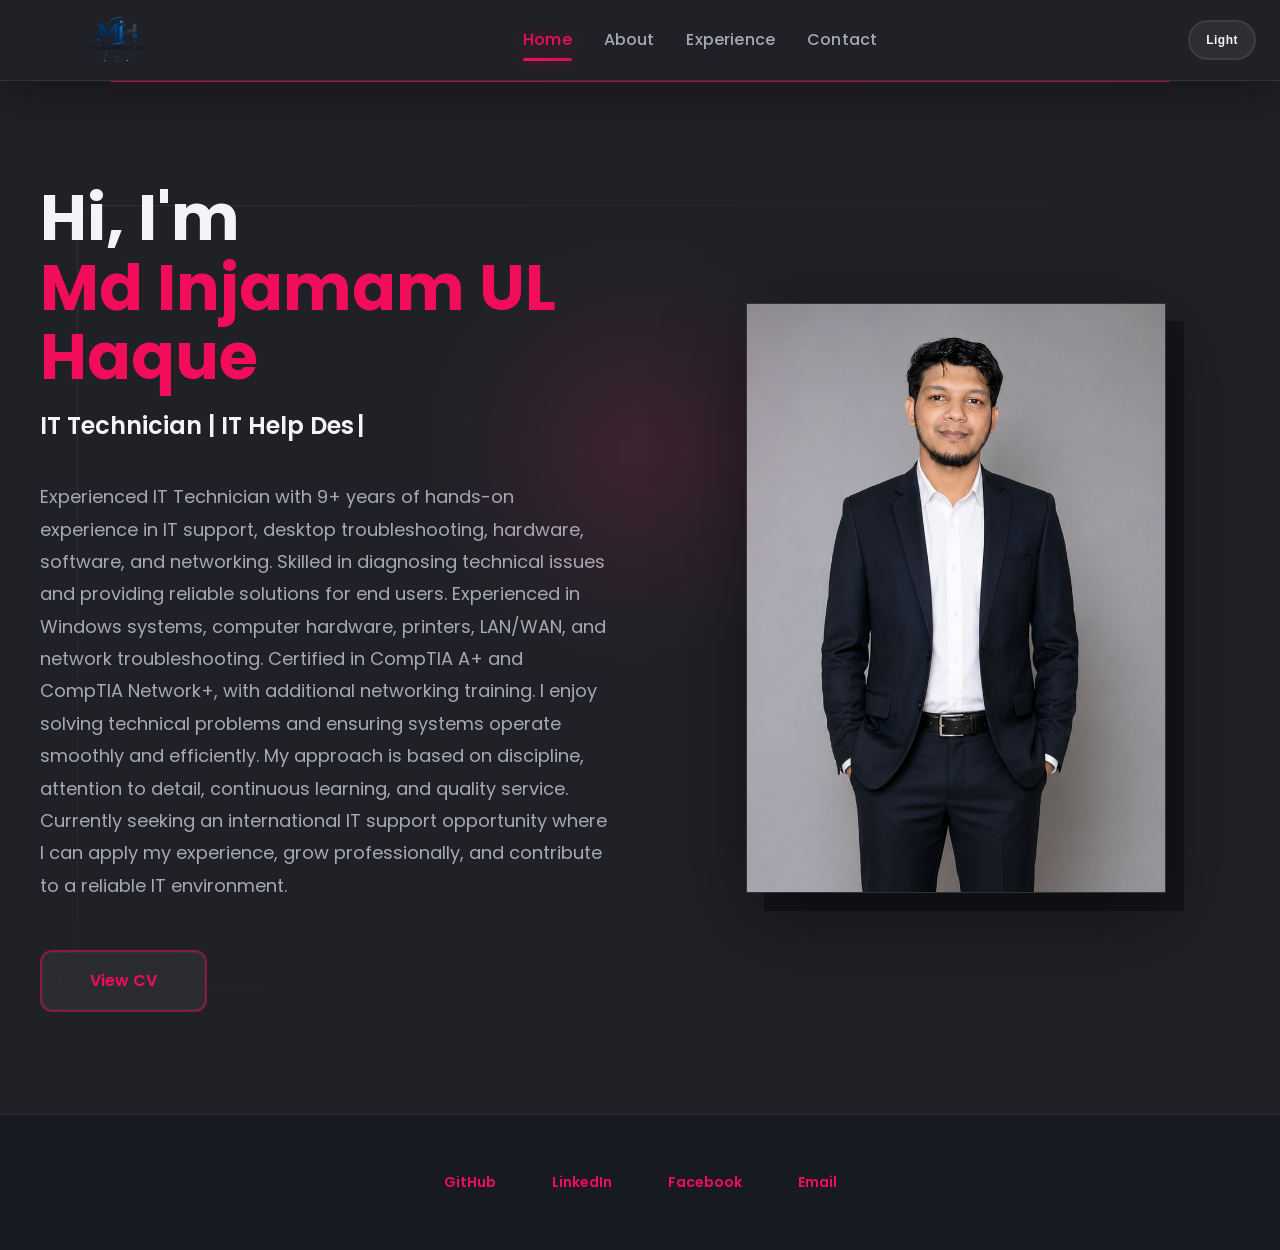
<file: index.html>
<!DOCTYPE html>
<html lang="en" data-theme="dark">
<head>
    <meta charset="UTF-8">
    <meta name="viewport" content="width=device-width, initial-scale=1.0">
    <link rel="icon" type="image/png" href="Resources/icon.png">
    <title>Md Injamam UL Haque's Portfolio</title>
    <script>
        (function () {
            var theme = localStorage.getItem('portfolio-theme');
            if (theme === 'light' || theme === 'dark') {
                document.documentElement.setAttribute('data-theme', theme);
            }
        })();
    </script>
    <link href="https://fonts.googleapis.com/css2?family=Poppins:wght@400;500;600;700&display=swap" rel="stylesheet">
    <link rel="stylesheet" href="style.css">
</head>
<body>
    <!-- Loading Screen -->
    <div class="loading-screen" id="loadingScreen">
        <div class="launch-loader" aria-label="Loading portfolio">
            <div class="launch-orbit">
                <span></span>
                <span></span>
                <span></span>
                <img src="Resources/icon.png" alt="Md Injamam UL Haque logo">
            </div>
            <p class="launch-kicker">Initializing Portfolio</p>
            <div class="launch-progress"><span></span></div>
            <p class="launch-status">Preparing interface...</p>
        </div>
    </div>

    <!-- Navigation -->
    <nav class="navbar">
        <div class="nav-container">
            <div class="nav-brand"><img src="Resources/Logo.png" alt="Logo" class="nav-logo"></div>
            <button class="hamburger" id="hamburger">
                <span></span>
                <span></span>
                <span></span>
            </button>
            <ul class="nav-menu" id="navMenu">
                <li><a href="index.html" class="nav-link">Home</a></li>
                <li><a href="about.html" class="nav-link">About</a></li>
              
                <li><a href="experience.html" class="nav-link">Experience</a></li>
                <li><a href="contact.html" class="nav-link">Contact</a></li>
            </ul>
            <button class="theme-toggle" id="themeToggle" title="Toggle Theme">🌙</button>
        </div>
    </nav>

    <!-- Hero Section -->
    <section class="hero">
        <div class="hero-content">
            <div class="hero-image">
                <img src="Resources/profile.jpg" alt="Md Injamam UL Haque">
            </div>
            <div class="hero-text">
                    <h2 class="hero-title">Hi, I'm <span class="accent">Md Injamam UL Haque</span></h2>
                    <p class="hero-subtitle">IT Technician | IT Help Desk Specialist</p>
                    <p class="hero-description">
						Experienced IT Technician with 9+ years of hands-on experience in IT support, desktop troubleshooting, hardware, software, and networking.
						Skilled in diagnosing technical issues and providing reliable solutions for end users.
						Experienced in Windows systems, computer hardware, printers, LAN/WAN, and network troubleshooting.
						Certified in CompTIA A+ and CompTIA Network+, with additional networking training.
						I enjoy solving technical problems and ensuring systems operate smoothly and efficiently.
						My approach is based on discipline, attention to detail, continuous learning, and quality service.
						Currently seeking an international IT support opportunity where I can apply my experience, grow professionally, and contribute to a reliable IT environment.
                    </p>
                <div class="hero-cta">
                    <a href="Resources/Md Injamam UL Haque.pdf" class="cta-secondary" target="_blank">View CV</a>
                </div>
            </div>
        </div>
    </section>

    <!-- Footer -->
    <footer class="footer">
        <div class="footer-content">
            <div class="footer-socials">
                <a href="https://github.com/injamamulhaquebd" target="_blank" class="social-link">GitHub</a>
                <a href="https://linkedin.com/in/injamamulhaque" target="_blank" class="social-link">LinkedIn</a>
                <a href="https://facebook.com/rnmd7" target="_blank" class="social-link">Facebook</a>
                <a href="https://mail.google.com/mail/?view=cm&fs=1&to=injamamulhaque008@gmail.com" class="social-link" target="_blank" rel="noopener noreferrer">Email</a>
            </div>
        </div>
    </footer>

    <script src="script.js"></script>
</body>
</html>
</file>
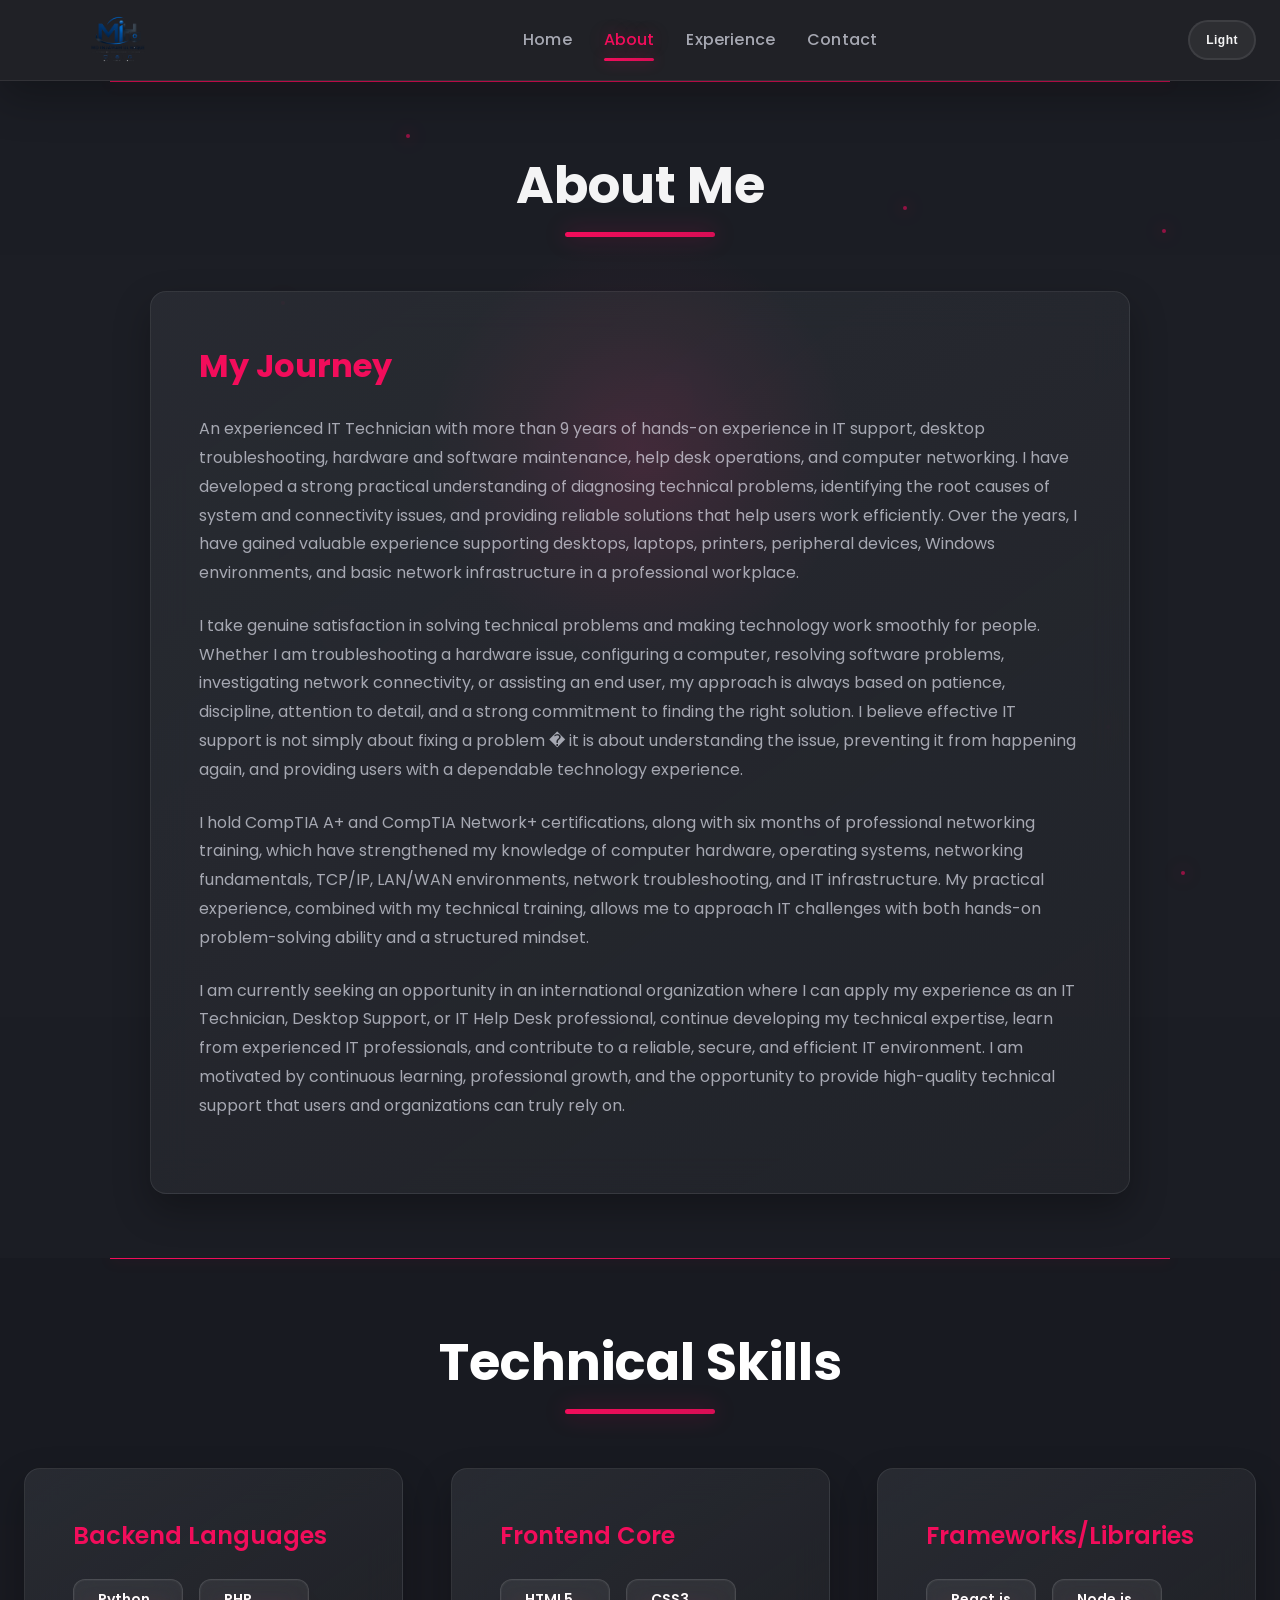
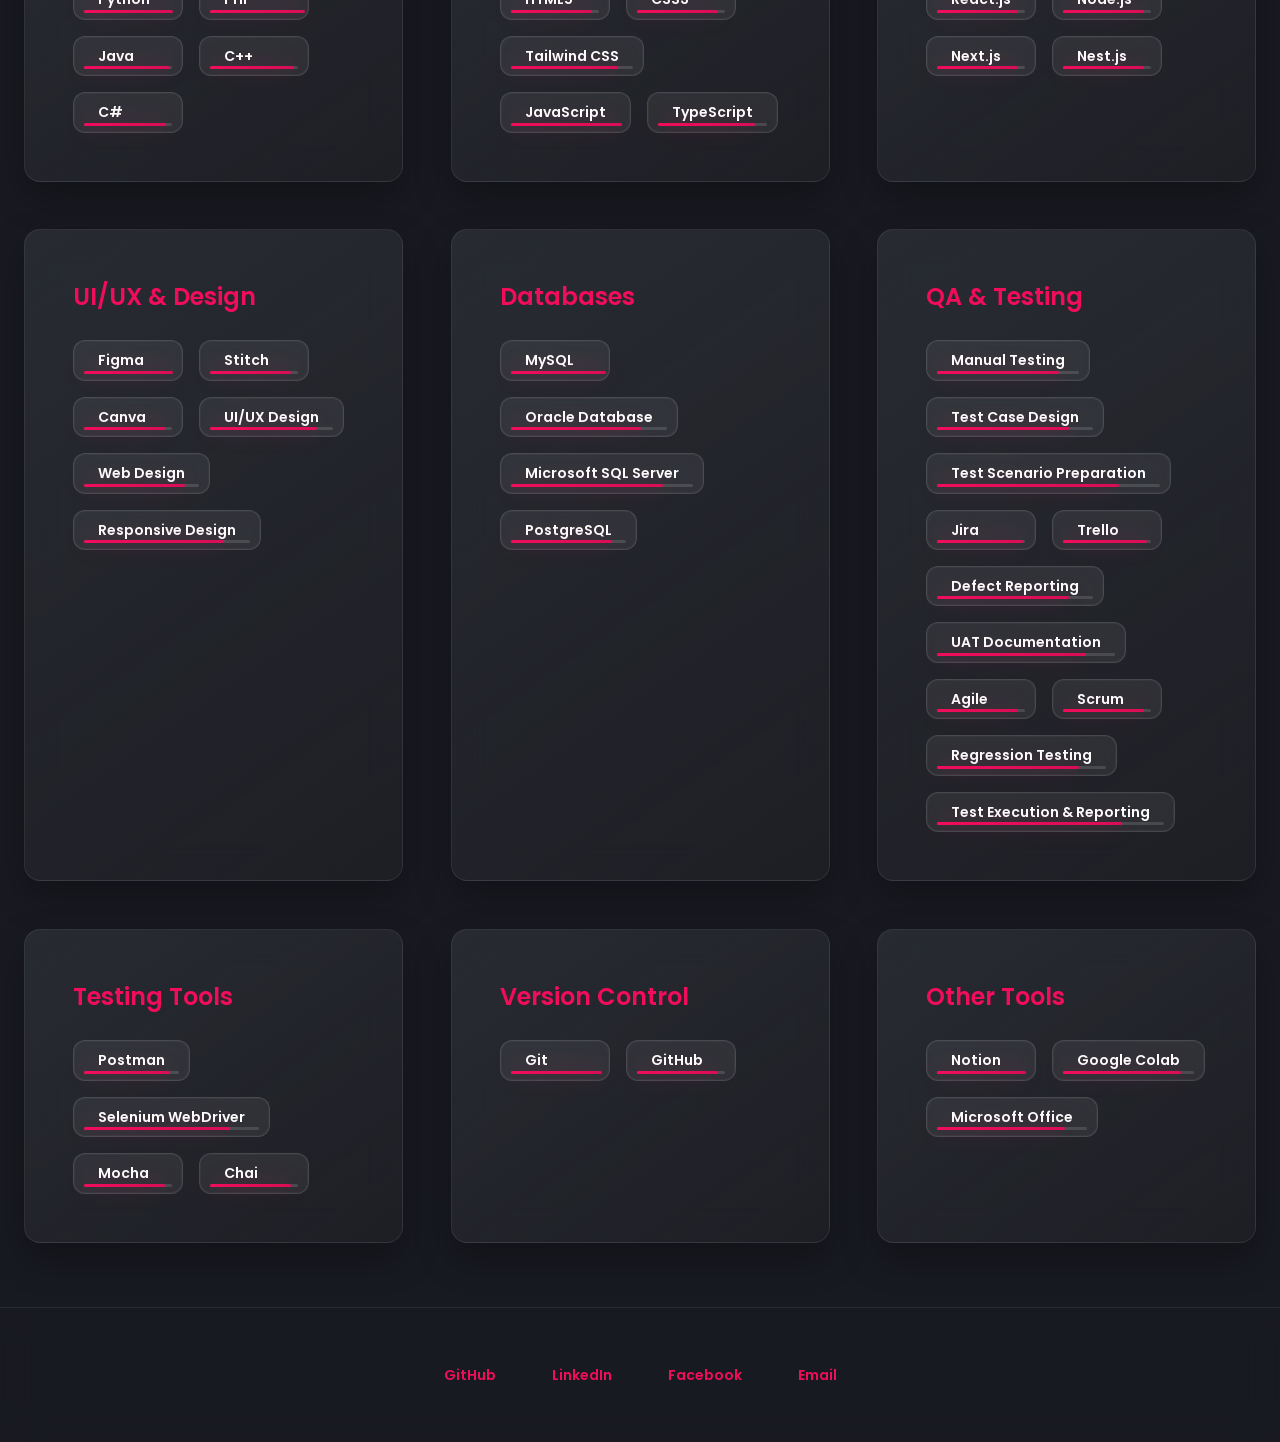
<file: about.html>
<!DOCTYPE html>
<html lang="en" data-theme="dark">
<head>
    <meta charset="UTF-8">
    <meta name="viewport" content="width=device-width, initial-scale=1.0">
    <link rel="icon" type="image/png" href="Resources/icon.png">
    <title>About & Skills - Md Injamam UL Haque</title>
    <script>
        (function () {
            var theme = localStorage.getItem('portfolio-theme');
            if (theme === 'light' || theme === 'dark') {
                document.documentElement.setAttribute('data-theme', theme);
            }
        })();
    </script>
    <link href="https://fonts.googleapis.com/css2?family=Poppins:wght@400;500;600;700&display=swap" rel="stylesheet">
    <link rel="stylesheet" href="style.css">
</head>
<body>
    <!-- Loading Screen -->
    <div class="loading-screen" id="loadingScreen">
        <div class="launch-loader" aria-label="Loading portfolio">
            <div class="launch-orbit">
                <span></span>
                <span></span>
                <span></span>
                <img src="Resources/icon.png" alt="Md Injamam UL Haque logo">
            </div>
            <p class="launch-kicker">Initializing Portfolio</p>
            <div class="launch-progress"><span></span></div>
            <p class="launch-status">Preparing interface...</p>
        </div>
    </div>

    <!-- Navigation -->
    <nav class="navbar">
        <div class="nav-container">
            <div class="nav-brand"><img src="Resources/Logo.png" alt="Logo" class="nav-logo"></div>
            <button class="hamburger" id="hamburger">
                <span></span>
                <span></span>
                <span></span>
            </button>
            <ul class="nav-menu" id="navMenu">
                <li><a href="index.html" class="nav-link">Home</a></li>
                <li><a href="about.html" class="nav-link">About</a></li>
               
                <li><a href="experience.html" class="nav-link">Experience</a></li>
                <li><a href="contact.html" class="nav-link">Contact</a></li>
            </ul>
            <button class="theme-toggle" id="themeToggle" title="Toggle Theme">🌙</button>
        </div>
    </nav>

    <!-- About Section -->
    <section class="about-section">
        <div class="container">
            <h1 class="section-title">About Me</h1>
            
            <div class="about-content">
                <div class="about-text">
                    <h2>My Journey</h2>
                        <p>
                            An experienced IT Technician with more than 9 years of hands-on experience in IT support, desktop troubleshooting, hardware and software maintenance, help desk operations, and computer networking. I have developed a strong practical understanding of diagnosing technical problems, identifying the root causes of system and connectivity issues, and providing reliable solutions that help users work efficiently. Over the years, I have gained valuable experience supporting desktops, laptops, printers, peripheral devices, Windows environments, and basic network infrastructure in a professional workplace.
                        </p>
                        <p>
                           I take genuine satisfaction in solving technical problems and making technology work smoothly for people. Whether I am troubleshooting a hardware issue, configuring a computer, resolving software problems, investigating network connectivity, or assisting an end user, my approach is always based on patience, discipline, attention to detail, and a strong commitment to finding the right solution. I believe effective IT support is not simply about fixing a problem � it is about understanding the issue, preventing it from happening again, and providing users with a dependable technology experience.
                        </p>
                        <p>
                            I hold CompTIA A+ and CompTIA Network+ certifications, along with six months of professional networking training, which have strengthened my knowledge of computer hardware, operating systems, networking fundamentals, TCP/IP, LAN/WAN environments, network troubleshooting, and IT infrastructure. My practical experience, combined with my technical training, allows me to approach IT challenges with both hands-on problem-solving ability and a structured mindset.
                        </p>
						<p>
						I am currently seeking an opportunity in an international organization where I can apply my experience as an IT Technician, Desktop Support, or IT Help Desk professional, continue developing my technical expertise, learn from experienced IT professionals, and contribute to a reliable, secure, and efficient IT environment. I am motivated by continuous learning, professional growth, and the opportunity to provide high-quality technical support that users and organizations can truly rely on.
						</p>
                </div>
            </div>
        </div>
    </section>

    <!-- Skills Section -->
    <section class="skills-section">
        <div class="container">
            <h2 class="section-title">Technical Skills</h2>
            
            <div class="skills-grid">
               
                <!-- Backend Languages -->
                <div class="skill-category">
                    <h3 class="category-title">Backend Languages</h3>
                    <div class="skill-badges">
                        <span class="skill-badge">Python</span>
                        <span class="skill-badge">PHP</span>
                        <span class="skill-badge">Java</span>
                        <span class="skill-badge">C++</span>
                        <span class="skill-badge">C#</span>
                    </div>
                </div>
                <!-- Frontend Core -->
                <div class="skill-category">
                    <h3 class="category-title">Frontend Core</h3>
                    <div class="skill-badges">
                        <span class="skill-badge">HTML5</span>
                        <span class="skill-badge">CSS3</span>
                        <span class="skill-badge">Tailwind CSS</span>
                        <span class="skill-badge">JavaScript</span>
                        <span class="skill-badge">TypeScript</span>
                    </div>
                </div>
                <!-- Frameworks/Libraries -->
                <div class="skill-category">
                    <h3 class="category-title">Frameworks/Libraries</h3>
                    <div class="skill-badges">
                        <span class="skill-badge">React.js</span>
                        <span class="skill-badge">Node.js</span>
                        <span class="skill-badge">Next.js</span>
                        <span class="skill-badge">Nest.js</span>
                    </div>
                </div>


                <!-- UI/UX & Design -->
                <div class="skill-category">
                    <h3 class="category-title">UI/UX & Design</h3>
                    <div class="skill-badges">
                        <span class="skill-badge">Figma</span>
                        <span class="skill-badge">Stitch</span>
                        <span class="skill-badge">Canva</span>
                        <span class="skill-badge">UI/UX Design</span>
                        <span class="skill-badge">Web Design</span>
                        <span class="skill-badge">Responsive Design</span>
                    </div>
                </div>




                <!-- Databases -->
                <div class="skill-category">
                    <h3 class="category-title">Databases</h3>
                    <div class="skill-badges">
                        <span class="skill-badge">MySQL</span>
                        <span class="skill-badge">Oracle Database</span>
                        <span class="skill-badge">Microsoft SQL Server</span>
                        <span class="skill-badge">PostgreSQL</span>
                    </div>
                </div>
                <!-- QA & Testing -->
                <div class="skill-category">
                    <h3 class="category-title">QA & Testing</h3>
                    <div class="skill-badges">
                        <span class="skill-badge">Manual Testing</span>
                        <span class="skill-badge">Test Case Design</span>
                        <span class="skill-badge">Test Scenario Preparation</span>
                        <span class="skill-badge">Jira</span>
                        <span class="skill-badge">Trello</span>
                        <span class="skill-badge">Defect Reporting</span>
                        <span class="skill-badge">UAT Documentation</span>
                        <span class="skill-badge">Agile</span>
                        <span class="skill-badge">Scrum</span>
                        <span class="skill-badge">Regression Testing</span>
                        <span class="skill-badge">Test Execution & Reporting</span>
                    </div>
                </div>

                <!-- Testing Tools -->
                <div class="skill-category">
                    <h3 class="category-title">Testing Tools</h3>
                    <div class="skill-badges">
                        <span class="skill-badge">Postman</span>
                        <span class="skill-badge">Selenium WebDriver</span>
                        <span class="skill-badge">Mocha</span>
                        <span class="skill-badge">Chai</span>
                    </div>
                </div>
                <!-- Version Control -->
                <div class="skill-category">
                    <h3 class="category-title">Version Control</h3>
                    <div class="skill-badges">
                        <span class="skill-badge">Git</span>
                        <span class="skill-badge">GitHub</span>
                    </div>
                </div>

                <!-- Other Tools -->
                <div class="skill-category">
                    <h3 class="category-title">Other Tools</h3>
                    <div class="skill-badges">
                        <span class="skill-badge">Notion</span>
                        <span class="skill-badge">Google Colab</span>
                        <span class="skill-badge">Microsoft Office</span>
                    </div>
                </div>
            </div>
        </div>
    </section>

    <!-- Footer -->
    <footer class="footer">
        <div class="footer-content">
            <div class="footer-socials">
                <a href="https://github.com/injamamulhaquebd" target="_blank" class="social-link">GitHub</a>
                <a href="https://linkedin.com/in/injamamulhaque" target="_blank" class="social-link">LinkedIn</a>
                <a href="https://facebook.com/rnmd7" target="_blank" class="social-link">Facebook</a>
                <a href="https://mail.google.com/mail/?view=cm&fs=1&to=injamamulhaque008@gmail.com" class="social-link" target="_blank" rel="noopener noreferrer">Email</a>
            </div>
        </div>
    </footer>

    <script src="script.js"></script>
</body>
</html>
</file>
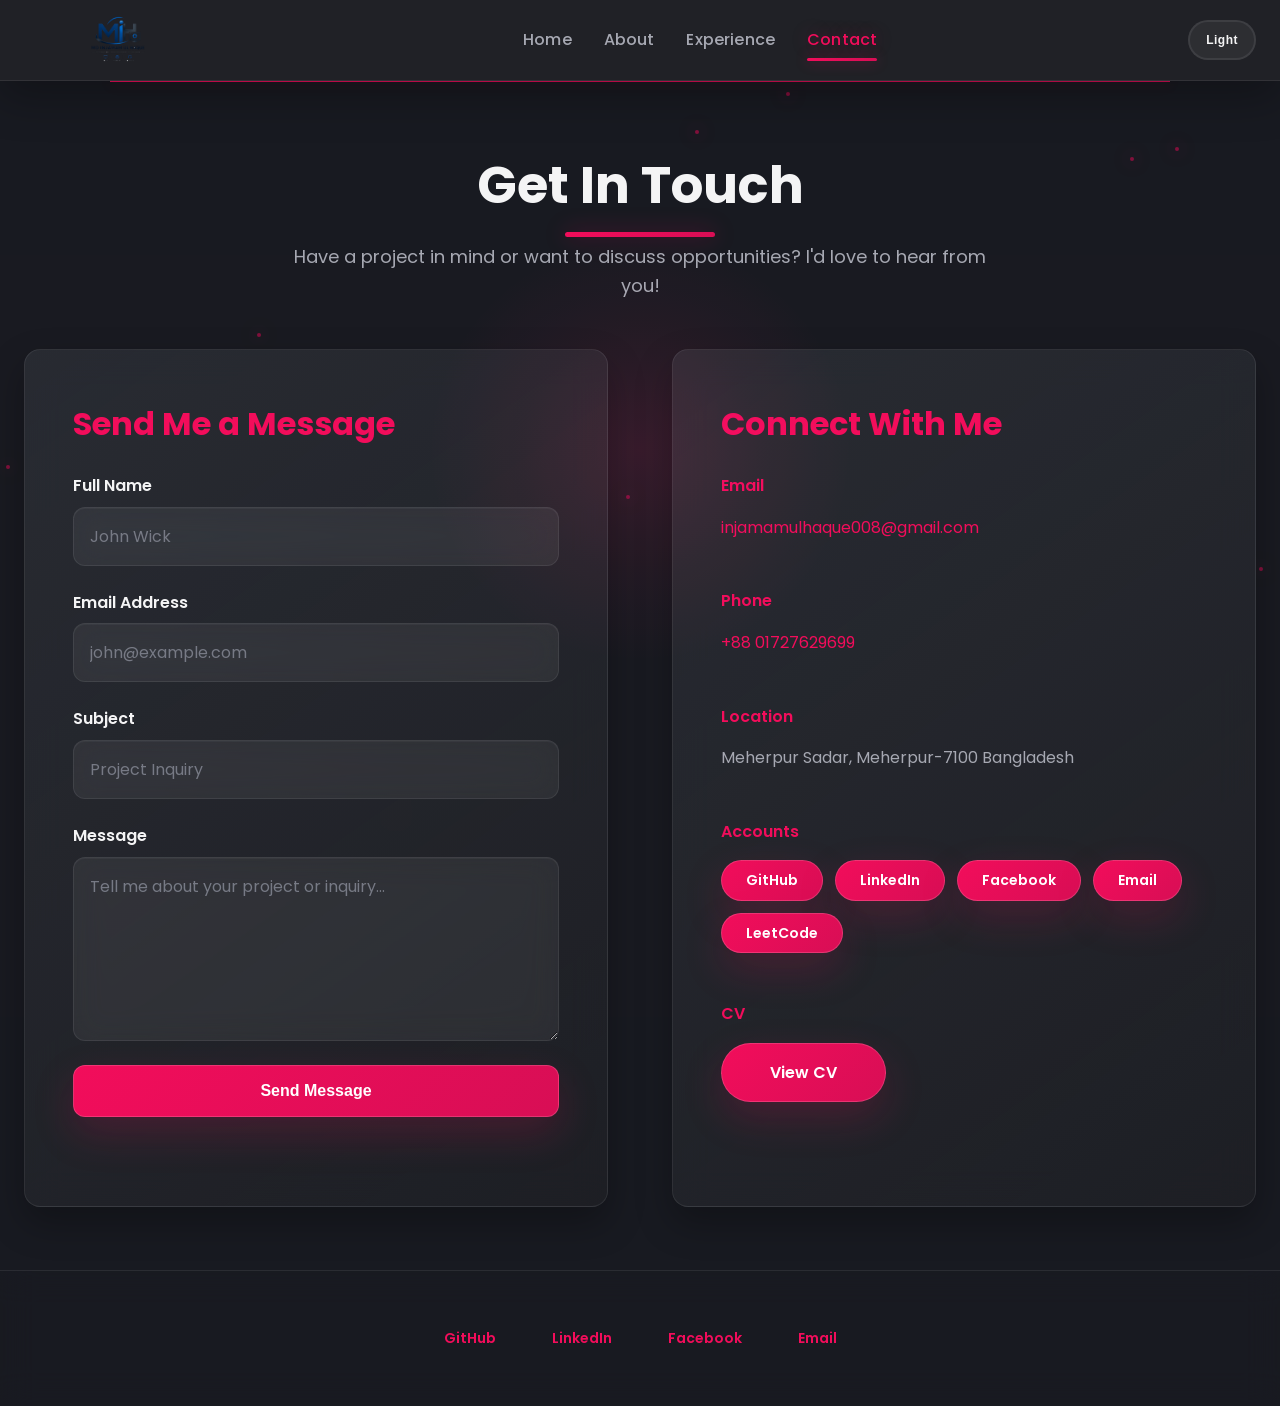
<file: contact.html>
<!DOCTYPE html>
<html lang="en" data-theme="dark">
<head>
    <meta charset="UTF-8">
    <meta name="viewport" content="width=device-width, initial-scale=1.0">
    <link rel="icon" type="image/png" href="Resources/icon.png">
    <title>Contact - Md Injamam UL Haque</title>
    <script>
        (function () {
            var theme = localStorage.getItem('portfolio-theme');
            if (theme === 'light' || theme === 'dark') {
                document.documentElement.setAttribute('data-theme', theme);
            }
        })();
    </script>
    <link href="https://fonts.googleapis.com/css2?family=Poppins:wght@400;500;600;700&display=swap" rel="stylesheet">
    <link rel="stylesheet" href="style.css">
</head>
<body>
    <!-- Loading Screen -->
    <div class="loading-screen" id="loadingScreen">
        <div class="launch-loader" aria-label="Loading portfolio">
            <div class="launch-orbit">
                <span></span>
                <span></span>
                <span></span>
                <img src="Resources/icon.png" alt="Md Injamam UL Haque logo">
            </div>
            <p class="launch-kicker">Initializing Portfolio</p>
            <div class="launch-progress"><span></span></div>
            <p class="launch-status">Preparing interface...</p>
        </div>
    </div>

    <!-- Navigation -->
    <nav class="navbar">
        <div class="nav-container">
            <div class="nav-brand"><img src="Resources/Logo.png" alt="Logo" class="nav-logo"></div>
            <button class="hamburger" id="hamburger">
                <span></span>
                <span></span>
                <span></span>
            </button>
            <ul class="nav-menu" id="navMenu">
                <li><a href="index.html" class="nav-link">Home</a></li>
                <li><a href="about.html" class="nav-link">About</a></li>
                
                <li><a href="experience.html" class="nav-link">Experience</a></li>
                <li><a href="contact.html" class="nav-link">Contact</a></li>
            </ul>
            <button class="theme-toggle" id="themeToggle" title="Toggle Theme">🌙</button>
        </div>
    </nav>

    <!-- Contact Section -->
    <section class="contact-section">
        <div class="container">
            <h1 class="section-title">Get In Touch</h1>
            <p class="section-subtitle">Have a project in mind or want to discuss opportunities? I'd love to hear from you!</p>

            <div class="contact-container">
                <!-- Contact Form -->
                <div class="contact-form-wrapper">
                   <h2>Send Me a Message</h2>
                    <form class="contact-form" id="contactForm" action="https://formsubmit.co/ajax/injamamulhaque008@gmail.com" method="POST">
                        <input type="hidden" name="_subject" value="New message from your portfolio">
                        <input type="hidden" name="_template" value="table">
                        <input type="hidden" name="_url" value="https://injamamulhaquebd.github.io/contact.html">
                        <div class="form-group">
                            <label for="name">Full Name</label>
                            <input type="text" id="name" name="name" placeholder="John Wick" required>
                        </div>

                        <div class="form-group">
                            <label for="email">Email Address</label>
                            <input type="email" id="email" name="email" placeholder="john@example.com" required>
                        </div>

                        <div class="form-group">
                            <label for="subject">Subject</label>
                            <input type="text" id="subject" name="subject" placeholder="Project Inquiry" required>
                        </div>

                        <div class="form-group">
                            <label for="message">Message</label>
                            <textarea id="message" name="message" rows="6" placeholder="Tell me about your project or inquiry..." required></textarea>
                        </div>

                        <button type="submit" class="submit-btn">Send Message</button>
                    </form>
                </div>

                <!-- Contact Info & Links -->
                <div class="contact-info-wrapper">
                    <div class="contact-info">
                        <h2>Connect With Me</h2>
                        
                        <div class="info-item">
                            <h3>Email</h3>
                            <a href="https://mail.google.com/mail/?view=cm&fs=1&to=injamamulhaque008@gmail.com" target="_blank" rel="noopener noreferrer">injamamulhaque008@gmail.com</a>
                        </div>

                        <div class="info-item">
                            <h3>Phone</h3>
                            <a href="tel:+8801727629699">+88 01727629699</a>
                        </div>

                        <div class="info-item">
                            <h3>Location</h3>
                            <p>Meherpur Sadar, Meherpur-7100 Bangladesh</p>
                        </div>

                        <div class="info-item">
                            <h3>Accounts</h3>
                            <div class="social-links">
                                <a href="https://github.com/injamamulhaquebd" target="_blank" class="social-btn">GitHub</a>
								<a href="https://linkedin.com/in/injamamulhaque" target="_blank" class="social-btn">LinkedIn</a>
								<a href="https://facebook.com/rnmd7" target="_blank" class="social-btn">Facebook</a>
                                <a href="https://mail.google.com/mail/?view=cm&fs=1&to=injamamulhaque008@gmail.com" class="social-btn" target="_blank" rel="noopener noreferrer">Email</a>
                                <a href="https://leetcode.com/u/injamamulhaque008/" target="_blank" class="social-btn leetcode">LeetCode</a>
                            </div>
                        </div>

                        <div class="info-item">
                            <h3>CV</h3>
                            <a href="Resources/Md Injamam UL Haque.pdf" class="resume-btn" target="_blank">View CV</a>
                        </div>
                    </div>
                </div>
            </div>
        </div>
    </section>

    <div class="alert-modal" id="alertModal" role="dialog" aria-modal="true" aria-labelledby="alertTitle" aria-describedby="alertMessage">
        <div class="alert-content" role="document">
            <h3 id="alertTitle"></h3>
            <p id="alertMessage"></p>
            <button type="button" class="alert-btn" id="alertClose">OK</button>
        </div>
    </div>

    <!-- Footer -->
    <footer class="footer">
        <div class="footer-content">
            <div class="footer-socials">
                 <a href="https://github.com/injamamulhaquebd" target="_blank" class="social-link">GitHub</a>
                <a href="https://linkedin.com/in/injamamulhaque" target="_blank" class="social-link">LinkedIn</a>
                <a href="https://facebook.com/rnmd7" target="_blank" class="social-link">Facebook</a>
                <a href="https://mail.google.com/mail/?view=cm&fs=1&to=injamamulhaque008@gmail.com" class="social-link" target="_blank" rel="noopener noreferrer">Email</a>
            </div>
        </div>
    </footer>


    <script src="script.js"></script>
</body>
</html>
</file>
<file: style.css>
/* ============================================
   GLOBAL CSS VARIABLES & STYLING
    Portfolio Website for Md Injamam UL Haque
   ============================================ */

:root {
    /* Color Variables */
    --bg-primary: #2B1A12;
    --bg-secondary: #3D2619;
    --bg-tertiary: #5A3825;
    --text-primary: #F5EBDD;
    --text-secondary: #D8C3AA;
    --text-tertiary: #B79A7C;
    --accent-teal: #C49A6C;
    --accent-indigo: #A67C52;
    --accent-purple: #7A4E32;
    --border-color: #7A4E32;
    --success: #A67C52;
    --error: #B85C4A;

    /* Typography */
    --font-family: 'Poppins', sans-serif;
    --font-size-base: 16px;
    --font-size-sm: 14px;
    --font-size-lg: 18px;
    --font-size-xl: 24px;
    --font-size-2xl: 32px;
    --font-size-3xl: 40px;

    /* Spacing */
    --spacing-xs: 4px;
    --spacing-sm: 8px;
    --spacing-md: 16px;
    --spacing-lg: 24px;
    --spacing-xl: 32px;
    --spacing-2xl: 48px;
    --spacing-3xl: 64px;

    /* Transitions */
    --transition-fast: 150ms ease-in-out;
    --transition-base: 300ms ease-in-out;
    --transition-slow: 500ms ease-in-out;

    /* Shadows */
    --shadow-sm: 0 1px 2px rgba(0, 0, 0, 0.3);
    --shadow-md: 0 4px 6px rgba(0, 0, 0, 0.3);
    --shadow-lg: 0 10px 15px rgba(0, 0, 0, 0.3);
    --shadow-xl: 0 20px 25px rgba(0, 0, 0, 0.3);
    --card-bg: linear-gradient(135deg, var(--bg-secondary), rgba(90, 56, 37, 0.5));
    --soft-card-bg: linear-gradient(135deg, rgba(196, 154, 108, 0.1), rgba(166, 124, 82, 0.1));
    --soft-card-hover-bg: linear-gradient(135deg, rgba(196, 154, 108, 0.15), rgba(166, 124, 82, 0.15));
    --button-text: #ffffff;

    /* Border Radius */
    --radius-sm: 4px;
    --radius-md: 8px;
    --radius-lg: 12px;
    --radius-xl: 16px;
}

/* Light Mode Theme */
[data-theme="light"] {
    --bg-primary: #F5EBDD;
    --bg-secondary: #E8D7C2;
    --bg-tertiary: #D8C3AA;
    --text-primary: #2B1A12;
    --text-secondary: #5A3825;
    --text-tertiary: #7A4E32;
    --accent-teal: #7A4E32;
    --accent-indigo: #5A3825;
    --accent-purple: #A67C52;
    --border-color: rgba(90, 56, 37, 0.2);
    --success: #6B8E5A;
    --error: #A94442;
    --shadow-sm: 0 1px 2px rgba(15, 23, 42, 0.08);
    --shadow-md: 0 6px 16px rgba(15, 23, 42, 0.1);
    --shadow-lg: 0 12px 24px rgba(15, 23, 42, 0.12);
    --shadow-xl: 0 18px 34px rgba(15, 23, 42, 0.16);
    --card-bg: #ffffff;
    --soft-card-bg: #ffffff;
    --soft-card-hover-bg: #F1E4D4;
    --button-text: #ffffff;
}

/* Dark Mode Theme (Default) */
[data-theme="dark"] {
    --bg-primary: #2B1A12;
    --bg-secondary: #3D2619;
    --bg-tertiary: #5A3825;
    --text-primary: #F5EBDD;
    --text-secondary: #D8C3AA;
    --text-tertiary: #B79A7C;
    --accent-teal: #C49A6C;
    --accent-indigo: #A67C52;
    --accent-purple: #7A4E32;
    --border-color: #7A4E32;
    --success: #A67C52;
    --error: #B85C4A;
}

/* ============================================
   LOADING SCREEN
   ============================================ */

.loading-screen {
    position: fixed;
    top: 0;
    left: 0;
    width: 100%;
    height: 100%;
    background: var(--bg-primary);
    display: flex;
    flex-direction: column;
    justify-content: center;
    align-items: center;
    z-index: 9999;
    opacity: 1;
    visibility: visible;
    transition: opacity 0.5s ease-in-out, visibility 0.5s ease-in-out;
}

.loading-screen.hidden {
    opacity: 0;
    visibility: hidden;
}

.loader {
    width: 50px;
    height: 50px;
    border: 4px solid var(--border-color);
    border-top-color: var(--accent-teal);
    border-radius: 50%;
    animation: spin 1s linear infinite;
    margin-bottom: var(--spacing-lg);
}

@keyframes spin {
    to {
        transform: rotate(360deg);
    }
}

.loading-screen p {
    color: var(--accent-teal);
    font-size: var(--font-size-lg);
    font-weight: 600;
    letter-spacing: 1px;
}

/* ============================================
   BASE STYLES
   ============================================ */

* {
    margin: 0;
    padding: 0;
    box-sizing: border-box;
}

html {
    scroll-behavior: smooth;
    transition: background-color 300ms ease, color 300ms ease;
}

body {
    font-family: var(--font-family);
    background-color: var(--bg-primary);
    color: var(--text-primary);
    line-height: 1.6;
    font-size: var(--font-size-base);
    transition: background-color 300ms ease, color 300ms ease;
}

a {
    color: var(--accent-teal);
    text-decoration: none;
    transition: color var(--transition-fast);
}

a:hover {
    color: var(--accent-indigo);
}

/* ============================================
   CONTAINER & LAYOUT
   ============================================ */

.container {
    max-width: 1200px;
    margin: 0 auto;
    padding: 0 var(--spacing-lg);
}

section {
    padding: var(--spacing-3xl) 0;
}

/* ============================================
   NAVIGATION BAR
   ============================================ */

.navbar {
    background-color: var(--bg-secondary);
    border-bottom: 1px solid var(--border-color);
    position: sticky;
    top: 0;
    z-index: 1000;
    box-shadow: var(--shadow-md);
}

.nav-container {
    max-width: 1200px;
    margin: 0 auto;
    padding: 6px var(--spacing-lg);
    display: flex;
    justify-content: space-between;
    align-items: center;
}

.nav-brand {
    font-size: var(--font-size-xl);
    font-weight: 700;
    color: var(--accent-teal);
    letter-spacing: -0.5px;
    display: flex;
    align-items: center;
    min-height: 58px;
}

.nav-logo {
    width: 170px;
    height: 64px;
    object-fit: contain;
    border: none;
    border-radius: 0;
    box-shadow: none;
    display: block;
    transition: transform 150ms ease, filter 150ms ease;
}

.nav-logo:hover {
    transform: scale(1.03);
    box-shadow: none;
}

.nav-menu {
    display: flex;
    list-style: none;
    gap: var(--spacing-xl);
}

.nav-link {
    color: var(--text-secondary);
    font-weight: 500;
    transition: color var(--transition-fast);
    position: relative;
    padding: var(--spacing-sm) 0;
}

.nav-link::after {
    content: '';
    position: absolute;
    bottom: -2px;
    left: 0;
    width: 0;
    height: 2px;
    background-color: var(--accent-teal);
    transition: width var(--transition-fast);
}

.nav-link:hover,
.nav-link.active-nav {
    color: var(--accent-teal);
}

.nav-link.active-nav::after {
    width: 100%;
}

.theme-toggle {
    background: none;
    border: 2px solid var(--accent-teal);
    color: var(--accent-teal);
    width: 40px;
    height: 40px;
    border-radius: var(--radius-lg);
    cursor: pointer;
    display: flex;
    align-items: center;
    justify-content: center;
    font-size: 18px;
    transition: all var(--transition-fast);
}

.theme-toggle:hover {
    background-color: var(--accent-teal);
    color: var(--bg-primary);
    transform: scale(1.1);
}

.hamburger {
    display: none;
    flex-direction: column;
    background: none;
    border: none;
    cursor: pointer;
    gap: var(--spacing-xs);
}

.hamburger span {
    width: 25px;
    height: 3px;
    background-color: var(--text-primary);
    border-radius: var(--radius-sm);
    transition: all var(--transition-fast);
}

.hamburger.active span:nth-child(1) {
    transform: rotate(45deg) translate(8px, 8px);
}

.hamburger.active span:nth-child(2) {
    opacity: 0;
}

.hamburger.active span:nth-child(3) {
    transform: rotate(-45deg) translate(7px, -7px);
}

/* ============================================
   HERO SECTION (INDEX)
   ============================================ */

.hero {
    padding: var(--spacing-3xl) 0;
    min-height: 100vh;
    display: flex;
    align-items: center;
    background: linear-gradient(135deg, var(--bg-primary) 0%, var(--bg-secondary) 100%);
}

.hero-content {
    display: grid;
    grid-template-columns: 1fr 1fr;
    gap: var(--spacing-3xl);
    align-items: center;
}

.hero-image {
    position: relative;
    display: flex;
    justify-content: center;
    align-items: center;
}

.hero-image img {
    width: 350px;
    height: 350px;
    border-radius: 50%;
    object-fit: cover;
    border: 3px solid var(--accent-teal);
    box-shadow: 0 0 50px rgba(6, 182, 212, 0.3);
    transition: transform var(--transition-base), box-shadow var(--transition-base);
}

.hero-image img:hover {
    transform: scale(1.05);
    box-shadow: 0 0 60px rgba(6, 182, 212, 0.5);
}

.hero-title {
    font-size: var(--font-size-2xl);
    font-weight: 700;
    line-height: 1.2;
    margin-bottom: var(--spacing-md);
}

.hero-title .accent {
    color: var(--accent-teal);
    position: relative;
    display: inline-block;
}

.hero-title .accent::after {
    content: '';
    position: absolute;
    bottom: -5px;
    left: 0;
    width: 100%;
    height: 4px;
    background: linear-gradient(90deg, var(--accent-teal), var(--accent-indigo));
    border-radius: var(--radius-sm);
}

.hero-subtitle {
    font-size: var(--font-size-xl);
    color: var(--accent-teal);
    font-weight: 600;
    margin-bottom: var(--spacing-lg);
}

.hero-description {
    font-size: var(--font-size-lg);
    color: var(--text-secondary);
    margin-bottom: var(--spacing-2xl);
    line-height: 1.8;
}

.hero-cta {
    display: flex;
    gap: var(--spacing-lg);
    flex-wrap: wrap;
}

.cta-primary,
.cta-secondary {
    padding: var(--spacing-md) var(--spacing-2xl);
    border-radius: var(--radius-lg);
    font-weight: 600;
    font-size: var(--font-size-base);
    transition: all var(--transition-base);
    display: inline-block;
    cursor: pointer;
    border: 2px solid transparent;
}

.cta-primary {
    background: linear-gradient(135deg, var(--accent-teal), var(--accent-indigo));
    color: var(--button-text);
    box-shadow: var(--shadow-lg);
}

.cta-primary:hover {
    transform: translateY(-3px);
    box-shadow: var(--shadow-xl);
}

.cta-secondary {
    background: transparent;
    color: var(--accent-teal);
    border: 2px solid var(--accent-teal);
}

.cta-secondary:hover {
    background: var(--accent-teal);
    color: var(--button-text);
    transform: translateY(-3px);
}

/* ============================================
   QUICK STATS SECTION
   ============================================ */

.quick-stats {
    background-color: var(--bg-secondary);
    padding: var(--spacing-2xl) 0;
}

.stats-container {
    display: grid;
    grid-template-columns: repeat(auto-fit, minmax(200px, 1fr));
    gap: var(--spacing-2xl);
    max-width: 1200px;
    margin: 0 auto;
    padding: 0 var(--spacing-lg);
}

.stat-card {
    background: var(--soft-card-bg);
    padding: var(--spacing-2xl);
    border-radius: var(--radius-xl);
    border: 1px solid var(--border-color);
    text-align: center;
    transition: all var(--transition-base);
    box-shadow: var(--shadow-sm);
}

.stat-card:hover {
    border-color: var(--accent-teal);
    background: var(--soft-card-hover-bg);
    transform: translateY(-5px);
    box-shadow: var(--shadow-lg);
}

.stat-number {
    font-size: var(--font-size-3xl);
    font-weight: 700;
    color: var(--accent-teal);
    margin-bottom: var(--spacing-sm);
}

.stat-label {
    color: var(--text-secondary);
    font-weight: 500;
}

/* ============================================
   SECTION TITLES & SUBTITLES
   ============================================ */

.section-title {
    font-size: var(--font-size-3xl);
    font-weight: 700;
    margin-bottom: var(--spacing-md);
    text-align: center;
    position: relative;
    display: inline-block;
    width: 100%;
}

.section-title::after {
    content: '';
    position: absolute;
    bottom: -10px;
    left: 50%;
    transform: translateX(-50%);
    width: 100px;
    height: 4px;
    background: linear-gradient(90deg, var(--accent-teal), var(--accent-indigo));
    border-radius: var(--radius-sm);
}

.section-subtitle {
    text-align: center;
    color: var(--text-secondary);
    font-size: var(--font-size-lg);
    margin-bottom: var(--spacing-2xl);
    max-width: 600px;
    margin-left: auto;
    margin-right: auto;
}

.subsection-title {
    font-size: var(--font-size-2xl);
    font-weight: 600;
    margin-top: var(--spacing-2xl);
    margin-bottom: var(--spacing-lg);
    color: var(--accent-teal);
    border-left: 4px solid var(--accent-teal);
    padding-left: var(--spacing-md);
}

/* ============================================
   ABOUT SECTION
   ============================================ */

.about-section {
    background: linear-gradient(135deg, var(--bg-primary) 0%, var(--bg-secondary) 100%);
}

.about-content {
    display: grid;
    grid-template-columns: 1fr;
    gap: var(--spacing-2xl);
    margin-top: var(--spacing-2xl);
}

.about-text h2 {
    font-size: var(--font-size-2xl);
    color: var(--accent-teal);
    margin-bottom: var(--spacing-lg);
}

.about-text p {
    color: var(--text-secondary);
    line-height: 1.8;
    margin-bottom: var(--spacing-lg);
}

/* ============================================
   SKILLS SECTION
   ============================================ */

.skills-section {
    background-color: var(--bg-secondary);
}

.skills-grid {
    display: grid;
    grid-template-columns: repeat(auto-fit, minmax(300px, 1fr));
    gap: var(--spacing-2xl);
    margin-top: var(--spacing-2xl);
}

.skill-category {
    background: var(--soft-card-bg);
    padding: var(--spacing-2xl);
    border-radius: var(--radius-xl);
    border: 1px solid var(--border-color);
    transition: all var(--transition-base);
    box-shadow: var(--shadow-sm);
}

.skill-category:hover {
    border-color: var(--accent-teal);
    background: var(--soft-card-hover-bg);
    transform: translateY(-5px);
    box-shadow: var(--shadow-lg);
}

.category-title {
    font-size: var(--font-size-xl);
    color: var(--accent-teal);
    margin-bottom: var(--spacing-lg);
    font-weight: 600;
}

.skill-badges {
    display: flex;
    flex-wrap: wrap;
    gap: var(--spacing-md);
}

.skill-badge {
    background: linear-gradient(135deg, var(--accent-teal), var(--accent-indigo));
    color: var(--button-text);
    padding: var(--spacing-sm) var(--spacing-lg);
    border-radius: var(--radius-lg);
    font-size: var(--font-size-sm);
    font-weight: 600;
    transition: all var(--transition-fast);
    display: inline-block;
}

.skill-badge:hover {
    transform: scale(1.1);
    box-shadow: var(--shadow-md);
}

/* ============================================
   PROJECTS SECTION
   ============================================ */

.projects-section {
    background: linear-gradient(135deg, var(--bg-primary) 0%, var(--bg-secondary) 100%);
}

.projects-grid {
    display: grid;
    grid-template-columns: repeat(auto-fill, minmax(350px, 1fr));
    gap: var(--spacing-2xl);
    margin-top: var(--spacing-2xl);
}

.project-card {
    background: var(--card-bg);
    border: 1px solid var(--border-color);
    border-radius: var(--radius-xl);
    padding: var(--spacing-xl);
    transition: all var(--transition-base);
    display: flex;
    flex-direction: column;
    height: 100%;
    box-shadow: var(--shadow-sm);
}

.project-card:hover {
    border-color: var(--accent-teal);
    transform: translateY(-10px);
    box-shadow: var(--shadow-xl);
}

.project-header {
    margin-bottom: var(--spacing-lg);
}

.project-title {
    font-size: var(--font-size-xl);
    color: var(--text-primary);
    margin-bottom: var(--spacing-md);
    font-weight: 600;
}

.project-tags {
    display: flex;
    flex-wrap: wrap;
    gap: var(--spacing-sm);
}

.tag {
    background-color: rgba(15, 118, 110, 0.12);
    color: var(--accent-teal);
    padding: var(--spacing-xs) var(--spacing-md);
    border-radius: var(--radius-md);
    font-size: var(--font-size-sm);
    font-weight: 500;
}

.project-description {
    color: var(--text-secondary);
    line-height: 1.7;
    margin-bottom: var(--spacing-lg);
    flex-grow: 1;
}

.project-links {
    display: flex;
    gap: var(--spacing-md);
}

.project-link {
    color: var(--accent-teal);
    font-weight: 600;
    transition: all var(--transition-fast);
    display: inline-flex;
    align-items: center;
    gap: var(--spacing-sm);
}

.project-link:hover {
    color: var(--accent-indigo);
    transform: translateX(5px);
}

/* ============================================
   EXPERIENCE SECTION (TIMELINE)
   ============================================ */

.experience-section {
    background-color: var(--bg-secondary);
}

.timeline {
    position: relative;
    padding: var(--spacing-2xl) 0;
    max-width: 800px;
    margin: var(--spacing-2xl) auto;
}

.timeline::before {
    content: '';
    position: absolute;
    left: 50%;
    transform: translateX(-50%);
    width: 3px;
    height: 100%;
    background: linear-gradient(180deg, var(--accent-teal), var(--accent-indigo));
    top: 0;
}

.timeline-item {
    margin-bottom: var(--spacing-2xl);
    display: flex;
    gap: var(--spacing-xl);
    align-items: stretch;
}

.timeline-item:nth-child(odd) {
    flex-direction: row-reverse;
}

.timeline-item:nth-child(odd) .timeline-content {
    text-align: right;
}

.timeline-marker {
    position: relative;
    width: 50%;
    display: flex;
    align-items: center;
}

.timeline-marker::before {
    content: '';
    position: absolute;
    right: -33px;
    width: 30px;
    height: 30px;
    background: linear-gradient(135deg, var(--accent-teal), var(--accent-indigo));
    border: 4px solid var(--bg-secondary);
    border-radius: 50%;
    transition: all var(--transition-base);
    z-index: 10;
}

.timeline-item:hover .timeline-marker::before {
    width: 40px;
    height: 40px;
    right: -38px;
    box-shadow: 0 0 20px rgba(6, 182, 212, 0.5);
}

.timeline-content {
    width: 50%;
    background: var(--soft-card-bg);
    padding: var(--spacing-lg);
    border-radius: var(--radius-lg);
    border: 1px solid var(--border-color);
    transition: all var(--transition-base);
    box-shadow: var(--shadow-sm);
}

.timeline-item:hover .timeline-content {
    border-color: var(--accent-teal);
    background: var(--soft-card-hover-bg);
    box-shadow: var(--shadow-lg);
}

.timeline-date {
    color: var(--accent-teal);
    font-weight: 600;
    font-size: var(--font-size-sm);
    margin-bottom: var(--spacing-sm);
}

.timeline-title {
    font-size: var(--font-size-lg);
    color: var(--text-primary);
    margin-bottom: var(--spacing-sm);
}

.timeline-company {
    color: var(--accent-indigo);
    font-weight: 600;
    margin-bottom: var(--spacing-md);
}

.timeline-description {
    color: var(--text-secondary);
    line-height: 1.6;
}

/* ============================================
   CERTIFICATIONS SECTION
   ============================================ */

.certifications-section {
    background: linear-gradient(135deg, var(--bg-primary) 0%, var(--bg-secondary) 100%);
}

.certifications-grid {
    display: grid;
    grid-template-columns: repeat(auto-fill, minmax(280px, 1fr));
    gap: var(--spacing-2xl);
    margin-top: var(--spacing-2xl);
}

.certification-card {
    background: var(--card-bg);
    border: 1px solid var(--border-color);
    border-radius: var(--radius-xl);
    padding: var(--spacing-xl);
    text-align: center;
    transition: all var(--transition-base);
    box-shadow: var(--shadow-sm);
}

.certification-card:hover {
    border-color: var(--accent-teal);
    transform: translateY(-10px);
    box-shadow: var(--shadow-xl);
}

.cert-image-container {
    width: 100%;
    height: 200px;
    margin-bottom: var(--spacing-lg);
    border-radius: var(--radius-lg);
    overflow: hidden;
    background-color: var(--bg-tertiary);
    display: flex;
    align-items: center;
    justify-content: center;
    border: 2px solid var(--border-color);
    transition: all var(--transition-base);
}

.certification-card:hover .cert-image-container {
    border-color: var(--accent-teal);
}

.cert-image {
    width: 100%;
    height: 100%;
    object-fit: cover;
    transition: transform var(--transition-base);
}

.cert-course-banner {
    background: linear-gradient(135deg, var(--accent-indigo), var(--accent-teal));
    color: #fff;
}

.cert-course-banner span {
    font-size: var(--font-size-xl);
    font-weight: 700;
    text-transform: uppercase;
    letter-spacing: 0.08em;
}

.certification-card:hover .cert-image {
    transform: scale(1.05);
}

.cert-title {
    font-size: var(--font-size-lg);
    color: var(--text-primary);
    margin-bottom: var(--spacing-sm);
    font-weight: 600;
}

.cert-issuer {
    color: var(--accent-teal);
    font-weight: 600;
    margin-bottom: var(--spacing-xs);
}

.cert-date {
    color: var(--text-secondary);
    font-size: var(--font-size-sm);
    margin-bottom: var(--spacing-lg);
}

.cert-description {
    color: var(--text-secondary);
    font-size: var(--font-size-sm);
    line-height: 1.6;
}

.cert-code {
    color: var(--accent-teal);
    font-size: var(--font-size-sm);
    margin-bottom: var(--spacing-md);
    font-weight: 500;
}

.cert-link {
    display: inline-block;
    color: var(--accent-indigo);
    font-weight: 600;
    transition: all var(--transition-fast);
}

.cert-link:hover {
    color: var(--accent-teal);
    transform: translateX(3px);
}

/* ============================================
   CONTACT SECTION
   ============================================ */

.contact-section {
    background-color: var(--bg-secondary);
}

.contact-container {
    display: grid;
    grid-template-columns: 1fr 1fr;
    gap: var(--spacing-3xl);
    margin-top: var(--spacing-2xl);
}

.contact-form-wrapper h2,
.contact-info-wrapper h2 {
    font-size: var(--font-size-2xl);
    color: var(--accent-teal);
    margin-bottom: var(--spacing-lg);
}

.contact-form {
    display: flex;
    flex-direction: column;
    gap: var(--spacing-lg);
}

.form-group {
    display: flex;
    flex-direction: column;
    gap: var(--spacing-sm);
}

.form-group label {
    color: var(--text-primary);
    font-weight: 600;
    font-size: var(--font-size-base);
}

.form-group input,
.form-group textarea {
    background-color: var(--bg-primary);
    border: 2px solid var(--border-color);
    color: var(--text-primary);
    padding: var(--spacing-md);
    border-radius: var(--radius-lg);
    font-family: var(--font-family);
    font-size: var(--font-size-base);
    transition: all var(--transition-fast);
}

.form-group input::placeholder,
.form-group textarea::placeholder {
    color: var(--text-tertiary);
}

.form-group input:focus,
.form-group textarea:focus {
    outline: none;
    border-color: var(--accent-teal);
    box-shadow: 0 0 10px rgba(6, 182, 212, 0.2);
}

.submit-btn {
    padding: var(--spacing-md) var(--spacing-2xl);
    background: linear-gradient(135deg, var(--accent-teal), var(--accent-indigo));
    color: var(--button-text);
    border: none;
    border-radius: var(--radius-lg);
    font-weight: 600;
    font-size: var(--font-size-base);
    cursor: pointer;
    transition: all var(--transition-base);
    box-shadow: var(--shadow-lg);
}

.submit-btn:hover {
    transform: translateY(-3px);
    box-shadow: var(--shadow-xl);
}

.submit-btn:active {
    transform: translateY(-1px);
}

.contact-info {
    background: var(--soft-card-bg);
    border: 1px solid var(--border-color);
    padding: var(--spacing-2xl);
    border-radius: var(--radius-xl);
    box-shadow: var(--shadow-sm);
}

.info-item {
    margin-bottom: var(--spacing-2xl);
}

.info-item h3 {
    color: var(--accent-teal);
    font-size: var(--font-size-base);
    margin-bottom: var(--spacing-md);
    font-weight: 600;
}

.info-item a {
    color: var(--accent-teal);
    transition: color var(--transition-fast);
    display: inline-block;
}

.info-item a:hover {
    color: var(--accent-indigo);
}

.info-item p {
    color: var(--text-secondary);
}

.social-links {
    display: flex;
    gap: var(--spacing-md);
    flex-wrap: wrap;
}

.social-btn {
    padding: var(--spacing-sm) var(--spacing-lg);
    background: linear-gradient(135deg, var(--accent-teal), var(--accent-indigo));
    color: #ffffff;
    border-radius: var(--radius-md);
    font-weight: 600;
    font-size: var(--font-size-sm);
    transition: all var(--transition-fast);
    display: inline-block;
}

.social-btn:link,
.social-btn:visited,
.social-btn:active,
.social-btn:hover {
    color: #ffffff;
}

.social-btn:hover {
    transform: translateY(-3px);
    box-shadow: var(--shadow-md);
}

.resume-btn {
    display: inline-block;
    padding: var(--spacing-md) var(--spacing-2xl);
    background: linear-gradient(135deg, var(--accent-teal), var(--accent-indigo));
    color: #ffffff;
    border-radius: var(--radius-lg);
    font-weight: 600;
    transition: all var(--transition-base);
    box-shadow: var(--shadow-md);
}

.resume-btn:link,
.resume-btn:visited,
.resume-btn:active,
.resume-btn:hover {
    color: #ffffff;
}

.resume-btn:hover {
    transform: translateY(-3px);
    box-shadow: var(--shadow-lg);
}

/* ============================================
   FOOTER
   ============================================ */

.footer {
    background-color: var(--bg-secondary);
    border-top: 1px solid var(--border-color);
    padding: var(--spacing-2xl) 0;
}

.footer-content {
    max-width: 1200px;
    margin: 0 auto;
    padding: 0 var(--spacing-lg);
    display: flex;
    justify-content: center;
    align-items: center;
    flex-wrap: wrap;
    gap: var(--spacing-lg);
}

.footer-content p {
    color: var(--text-secondary);
    font-size: var(--font-size-sm);
}

.footer-socials {
    display: flex;
    justify-content: center;
    width: 100%;
    gap: var(--spacing-lg);
}

.social-link {
    color: var(--accent-teal);
    font-weight: 600;
    font-size: var(--font-size-sm);
    transition: all var(--transition-fast);
}

.social-link:hover {
    color: var(--accent-indigo);
    transform: translateY(-2px);
}

/* ============================================
   CERTIFICATE MODAL
   ============================================ */

.cert-modal {
    position: fixed;
    top: 0;
    left: 0;
    width: 100%;
    height: 100%;
    background: rgba(0, 0, 0, 0.8);
    display: none;
    align-items: center;
    justify-content: center;
    z-index: 3000;
    animation: fadeIn var(--transition-base);
}

.cert-modal.active {
    display: flex;
}

.cert-modal-content {
    position: relative;
    max-width: 90%;
    max-height: 90vh;
    display: flex;
    align-items: center;
    justify-content: center;
}

.cert-modal-image {
    max-width: 100%;
    max-height: 85vh;
    object-fit: contain;
    border-radius: var(--radius-lg);
    box-shadow: 0 10px 50px rgba(0, 0, 0, 0.5);
}

.cert-modal-close {
    position: absolute;
    top: -40px;
    right: 0;
    font-size: 40px;
    color: white;
    cursor: pointer;
    transition: all var(--transition-fast);
    font-weight: bold;
}

.cert-modal-close:hover {
    color: var(--accent-teal);
    transform: scale(1.2);
}

@keyframes fadeIn {
    from {
        opacity: 0;
    }
    to {
        opacity: 1;
    }
}

/* ============================================
   ALERT MODAL
   ============================================ */

.alert-modal {
    position: fixed;
    top: 0;
    left: 0;
    width: 100%;
    height: 100%;
    background: rgba(0, 0, 0, 0.7);
    display: flex;
    align-items: center;
    justify-content: center;
    z-index: 2000;
    opacity: 0;
    visibility: hidden;
    transition: opacity var(--transition-base), visibility var(--transition-base);
}

.alert-modal.active {
    opacity: 1;
    visibility: visible;
}

.alert-content {
    background: var(--bg-secondary);
    padding: var(--spacing-2xl);
    border-radius: var(--radius-xl);
    border: 2px solid var(--accent-teal);
    text-align: center;
    max-width: 400px;
    animation: slideUp var(--transition-base) ease-in-out;
}

@keyframes slideUp {
    from {
        transform: translateY(30px);
        opacity: 0;
    }
    to {
        transform: translateY(0);
        opacity: 1;
    }
}

.alert-content h3 {
    color: var(--accent-teal);
    margin-bottom: var(--spacing-md);
    font-size: var(--font-size-lg);
}

.alert-content p {
    color: var(--text-secondary);
    margin-bottom: var(--spacing-lg);
}

.alert-btn {
    padding: var(--spacing-md) var(--spacing-xl);
    background: linear-gradient(135deg, var(--accent-teal), var(--accent-indigo));
    color: var(--button-text);
    border: none;
    border-radius: var(--radius-lg);
    font-weight: 600;
    cursor: pointer;
    transition: all var(--transition-fast);
}

.alert-btn:hover {
    transform: scale(1.05);
}

/* ============================================
   RESPONSIVE DESIGN
   ============================================ */

@media (max-width: 768px) {
    .hamburger {
        display: flex;
    }

    .theme-toggle {
        width: 36px;
        height: 36px;
        font-size: 16px;
        margin-left: var(--spacing-sm);
    }

    .nav-menu {
        position: fixed;
        left: -100%;
        top: 70px;
        flex-direction: column;
        background-color: var(--bg-primary);
        width: 100%;
        text-align: center;
        transition: 0.3s;
        padding: var(--spacing-2xl) 0;
        box-shadow: var(--shadow-lg);
        gap: var(--spacing-lg);
    }

    .nav-menu.active {
        left: 0;
    }

    .nav-link {
        display: block;
        padding: var(--spacing-md);
    }

    .nav-link::after {
        display: none;
    }

    .nav-link.active-nav {
        color: var(--accent-teal);
        background-color: rgba(6, 182, 212, 0.1);
    }

    /* Hero Section */
    .hero-content {
        grid-template-columns: 1fr;
    }

    .hero-image img {
        width: 250px;
        height: 250px;
    }

    .hero-title {
        font-size: var(--font-size-2xl);
    }

    .hero-cta {
        flex-direction: column;
    }

    .cta-primary,
    .cta-secondary {
        width: 100%;
        text-align: center;
    }

    /* About Section */
    .about-text h2 {
        text-align: center;
    }

    /* Skills Section */
    .skills-grid {
        grid-template-columns: 1fr;
    }

    /* Projects Grid */
    .projects-grid {
        grid-template-columns: 1fr;
    }

    /* Timeline */
    .timeline::before {
        left: 20px;
    }

    .timeline-item {
        flex-direction: column !important;
    }

    .timeline-marker {
        width: 100%;
        margin-bottom: var(--spacing-lg);
    }

    .timeline-marker::before {
        right: auto;
        left: 14px;
        top: -20px;
    }

    .timeline-item:hover .timeline-marker::before {
        right: auto;
        left: 9px;
    }

    .timeline-content {
        width: 100%;
        text-align: left !important;
    }

    /* Certifications */
    .certifications-grid {
        grid-template-columns: 1fr;
    }

    /* Contact Section */
    .contact-container {
        grid-template-columns: 1fr;
    }

    /* Section Title */
    .section-title::after {
        width: 60px;
    }

    /* Footer */
    .footer-content {
        flex-direction: column;
        text-align: center;
    }

    .footer-socials {
        justify-content: center;
    }
}

@media (max-width: 480px) {
    .container {
        padding: 0 var(--spacing-md);
    }

    section {
        padding: var(--spacing-2xl) 0;
    }

    .hero-title {
        font-size: var(--font-size-xl);
    }

    .hero-image img {
        width: 180px;
        height: 180px;
    }

    .section-title {
        font-size: var(--font-size-2xl);
    }

    .stat-number {
        font-size: var(--font-size-2xl);
    }

    .contact-form,
    .contact-info {
        padding: var(--spacing-lg);
    }

    .submit-btn,
    .cta-primary {
        width: 100%;
    }
}

/* ============================================
   PREMIUM INTERACTIVE REDESIGN LAYER
   ============================================ */

:root {
    --bg-primary: #202126;
    --bg-secondary: #24262c;
    --bg-tertiary: #2b2e35;
    --text-primary: #f4f4f5;
    --text-secondary: #a6a8b2;
    --text-tertiary: #777a85;
    --accent-teal: #f20d5b;
    --accent-indigo: #c80d4d;
    --accent-purple: #f20d5b;
    --accent-emerald: #f20d5b;
    --border-color: rgba(255, 255, 255, 0.1);
    --glass-bg: rgba(32, 33, 38, 0.84);
    --glass-bg-strong: rgba(32, 33, 38, 0.96);
    --glass-border: rgba(255, 255, 255, 0.08);
    --card-bg: linear-gradient(145deg, rgba(43, 46, 53, 0.86), rgba(32, 33, 38, 0.7));
    --soft-card-bg: linear-gradient(145deg, rgba(43, 46, 53, 0.78), rgba(36, 38, 44, 0.7));
    --soft-card-hover-bg: linear-gradient(145deg, rgba(242, 13, 91, 0.16), rgba(43, 46, 53, 0.8));
    --premium-gradient: linear-gradient(135deg, #f20d5b 0%, #d80e55 100%);
    --premium-glow: 0 0 32px rgba(242, 13, 91, 0.26);
    --shadow-sm: 0 8px 24px rgba(0, 0, 0, 0.2);
    --shadow-md: 0 16px 36px rgba(0, 0, 0, 0.28);
    --shadow-lg: 0 24px 60px rgba(0, 0, 0, 0.34);
    --shadow-xl: 0 34px 90px rgba(0, 0, 0, 0.42);
}

[data-theme="light"] {
    --bg-primary: #eef2ff;
    --bg-secondary: #dbeafe;
    --bg-tertiary: #c7d2fe;
    --text-primary: #111827;
    --text-secondary: #334155;
    --text-tertiary: #64748b;
    --accent-teal: #0891b2;
    --accent-indigo: #4f46e5;
    --accent-purple: #db2777;
    --border-color: rgba(8, 145, 178, 0.24);
    --glass-bg: rgba(238, 242, 255, 0.76);
    --glass-bg-strong: rgba(238, 242, 255, 0.92);
    --glass-border: rgba(30, 41, 59, 0.14);
    --card-bg: linear-gradient(145deg, rgba(255, 255, 255, 0.94), rgba(219, 234, 254, 0.82));
    --soft-card-bg: linear-gradient(145deg, rgba(255, 255, 255, 0.94), rgba(224, 231, 255, 0.78));
    --soft-card-hover-bg: linear-gradient(145deg, rgba(165, 243, 252, 0.48), rgba(251, 207, 232, 0.42));
    --premium-gradient: linear-gradient(135deg, #0891b2 0%, #4f46e5 52%, #db2777 100%);
    --premium-glow: 0 0 28px rgba(8, 145, 178, 0.2);
    --shadow-sm: 0 8px 24px rgba(15, 23, 42, 0.08);
    --shadow-md: 0 16px 36px rgba(15, 23, 42, 0.11);
    --shadow-lg: 0 24px 60px rgba(15, 23, 42, 0.14);
    --shadow-xl: 0 34px 90px rgba(15, 23, 42, 0.18);
}

html {
    scrollbar-color: var(--accent-teal) var(--bg-primary);
}

body {
    min-height: 100vh;
    overflow-x: hidden;
    background: var(--bg-primary);
}

[data-theme="light"] body {
    background:
        radial-gradient(circle at 16% 12%, rgba(8, 145, 178, 0.15), transparent 28vw),
        radial-gradient(circle at 84% 8%, rgba(147, 51, 234, 0.11), transparent 24vw),
        radial-gradient(circle at 50% 92%, rgba(79, 70, 229, 0.1), transparent 30vw),
        linear-gradient(135deg, var(--bg-primary), var(--bg-secondary));
}

body::before,
body::after {
    content: none;
    position: fixed;
    inset: 0;
    pointer-events: none;
    z-index: -2;
}

body::before {
    background-image:
        linear-gradient(rgba(255, 255, 255, 0.035) 1px, transparent 1px),
        linear-gradient(90deg, rgba(255, 255, 255, 0.035) 1px, transparent 1px);
    background-size: 64px 64px;
    mask-image: linear-gradient(to bottom, rgba(0, 0, 0, 0.85), transparent);
}

[data-theme="light"] body::before {
    background-image:
        linear-gradient(rgba(15, 23, 42, 0.045) 1px, transparent 1px),
        linear-gradient(90deg, rgba(15, 23, 42, 0.045) 1px, transparent 1px);
}

body::after {
    background:
        radial-gradient(circle at 20% 24%, rgba(34, 211, 238, 0.12), transparent 18vw),
        radial-gradient(circle at 82% 70%, rgba(192, 132, 252, 0.1), transparent 20vw);
    filter: blur(14px);
}

[data-theme="light"] body::after {
    background:
        radial-gradient(circle at 20% 24%, rgba(8, 145, 178, 0.1), transparent 18vw),
        radial-gradient(circle at 82% 70%, rgba(147, 51, 234, 0.09), transparent 20vw);
}

body.modal-open {
    overflow: hidden;
}

::selection {
    background: rgba(34, 211, 238, 0.35);
    color: #ffffff;
}

a,
button,
input,
textarea {
    -webkit-tap-highlight-color: transparent;
}

.cursor-glow {
    position: fixed;
    top: -220px;
    left: -220px;
    width: 440px;
    height: 440px;
    border-radius: 50%;
    background:
        radial-gradient(circle, rgba(34, 211, 238, 0.18), rgba(129, 140, 248, 0.08) 38%, transparent 68%);
    pointer-events: none;
    z-index: 1;
    mix-blend-mode: screen;
    will-change: transform;
}

[data-theme="light"] .cursor-glow {
    background:
        radial-gradient(circle, rgba(8, 145, 178, 0.13), rgba(79, 70, 229, 0.07) 38%, transparent 68%);
    mix-blend-mode: multiply;
}

.particle-layer {
    position: fixed;
    inset: 0;
    overflow: hidden;
    pointer-events: none;
    z-index: -1;
}

.particle-layer span {
    position: absolute;
    width: 4px;
    height: 4px;
    border-radius: 50%;
    background: rgba(34, 211, 238, 0.68);
    box-shadow: 0 0 16px rgba(34, 211, 238, 0.65);
    animation: particleFloat linear infinite;
}

@keyframes particleFloat {
    0% {
        opacity: 0;
        transform: translate3d(0, 40px, 0) scale(0.7);
    }
    18%,
    82% {
        opacity: 0.72;
    }
    100% {
        opacity: 0;
        transform: translate3d(24px, -130px, 0) scale(1.2);
    }
}

.loading-screen {
    background:
        radial-gradient(circle at center, rgba(34, 211, 238, 0.18), transparent 28%),
        radial-gradient(circle at 18% 18%, rgba(129, 140, 248, 0.14), transparent 26%),
        radial-gradient(circle at 82% 78%, rgba(192, 132, 252, 0.12), transparent 28%),
        linear-gradient(135deg, #030712, #0b1020);
    overflow: hidden;
}

[data-theme="light"] .loading-screen {
    background:
        radial-gradient(circle at center, rgba(8, 145, 178, 0.18), transparent 30%),
        radial-gradient(circle at 18% 18%, rgba(79, 70, 229, 0.12), transparent 26%),
        radial-gradient(circle at 82% 78%, rgba(147, 51, 234, 0.1), transparent 28%),
        linear-gradient(135deg, #f8fbff, #e0f2fe);
}

.loading-screen::before {
    content: '';
    width: 118px;
    height: 118px;
    position: absolute;
    border-radius: 50%;
    border: 1px solid rgba(34, 211, 238, 0.2);
    box-shadow: 0 0 54px rgba(34, 211, 238, 0.18);
    animation: pulseRing 1.8s ease-in-out infinite;
}

.loading-screen::after {
    content: '';
    position: absolute;
    inset: -40%;
    background:
        linear-gradient(90deg, transparent, rgba(255, 255, 255, 0.05), transparent),
        repeating-linear-gradient(90deg, rgba(255, 255, 255, 0.035) 0 1px, transparent 1px 90px);
    transform: rotate(-12deg);
    animation: launchSweep 3.4s linear infinite;
}

[data-theme="light"] .loading-screen::after {
    background:
        linear-gradient(90deg, transparent, rgba(15, 23, 42, 0.045), transparent),
        repeating-linear-gradient(90deg, rgba(15, 23, 42, 0.04) 0 1px, transparent 1px 90px);
}

.launch-loader {
    position: relative;
    z-index: 2;
    display: flex;
    flex-direction: column;
    align-items: center;
    gap: 18px;
    width: min(360px, calc(100vw - 48px));
    padding: 34px 28px;
    border: 1px solid rgba(255, 255, 255, 0.12);
    border-radius: 24px;
    background: rgba(15, 23, 42, 0.54);
    backdrop-filter: blur(20px);
    box-shadow:
        0 28px 90px rgba(0, 0, 0, 0.42),
        inset 0 1px 0 rgba(255, 255, 255, 0.08);
    animation: launchCardIn 700ms cubic-bezier(0.22, 1, 0.36, 1) both;
}

[data-theme="light"] .launch-loader {
    border-color: rgba(15, 23, 42, 0.1);
    background: rgba(255, 255, 255, 0.68);
    box-shadow:
        0 28px 80px rgba(15, 23, 42, 0.16),
        inset 0 1px 0 rgba(255, 255, 255, 0.9);
}

.launch-orbit {
    position: relative;
    width: 128px;
    height: 128px;
    display: grid;
    place-items: center;
}

.launch-orbit span {
    position: absolute;
    inset: 0;
    border-radius: 50%;
    border: 1px solid rgba(34, 211, 238, 0.22);
    animation: launchOrbit 2.2s linear infinite;
}

.launch-orbit span:nth-child(2) {
    inset: 12px;
    border-color: rgba(129, 140, 248, 0.3);
    animation-duration: 1.6s;
    animation-direction: reverse;
}

.launch-orbit span:nth-child(3) {
    inset: 24px;
    border-color: rgba(192, 132, 252, 0.24);
    animation-duration: 2.8s;
}

.launch-orbit span::before {
    content: '';
    position: absolute;
    top: -4px;
    left: 50%;
    width: 8px;
    height: 8px;
    border-radius: 50%;
    background: var(--accent-teal);
    box-shadow: 0 0 18px var(--accent-teal);
}

.launch-orbit img {
    width: 70px;
    height: 70px;
    object-fit: cover;
    border-radius: 18px;
    border: 1px solid rgba(255, 255, 255, 0.14);
    animation: launchLogoPulse 1.8s ease-in-out infinite;
}

.launch-kicker,
.launch-status {
    margin: 0;
    text-align: center;
}

.launch-kicker {
    color: var(--text-primary);
    font-size: 14px;
    font-weight: 700;
    text-transform: uppercase;
    letter-spacing: 0.22em;
}

.launch-status {
    color: var(--text-secondary);
    font-size: 13px;
    letter-spacing: 0.06em;
    animation: statusPulse 1.4s ease-in-out infinite;
}

.launch-progress {
    position: relative;
    width: 100%;
    height: 7px;
    overflow: hidden;
    border-radius: 999px;
    background: rgba(255, 255, 255, 0.1);
}

[data-theme="light"] .launch-progress {
    background: rgba(15, 23, 42, 0.1);
}

.launch-progress span {
    position: absolute;
    inset: 0;
    border-radius: inherit;
    background: var(--premium-gradient);
    transform-origin: left;
    animation: launchProgress 1.55s cubic-bezier(0.22, 1, 0.36, 1) infinite;
    box-shadow: 0 0 22px rgba(34, 211, 238, 0.35);
}

.loader {
    width: 62px;
    height: 62px;
    border-width: 2px;
    border-top-color: var(--accent-teal);
    border-right-color: var(--accent-indigo);
    box-shadow: 0 0 34px rgba(34, 211, 238, 0.2);
}

.loading-screen p {
    margin-top: var(--spacing-md);
    text-transform: uppercase;
    letter-spacing: 0.24em;
}

.launch-loader p {
    margin-top: 0;
}

.launch-loader .launch-status {
    text-transform: none;
    letter-spacing: 0.06em;
}

@keyframes pulseRing {
    0%,
    100% {
        transform: scale(0.86);
        opacity: 0.7;
    }
    50% {
        transform: scale(1.08);
        opacity: 0.25;
    }
}

@keyframes launchCardIn {
    from {
        opacity: 0;
        transform: translateY(18px) scale(0.96);
    }
    to {
        opacity: 1;
        transform: translateY(0) scale(1);
    }
}

@keyframes launchOrbit {
    to {
        transform: rotate(360deg);
    }
}

@keyframes launchLogoPulse {
    0%,
    100% {
        transform: scale(1);
        filter: saturate(1);
    }
    50% {
        transform: scale(1.06);
        filter: saturate(1.25);
    }
}

@keyframes launchProgress {
    0% {
        transform: scaleX(0);
        opacity: 0.7;
    }
    72% {
        transform: scaleX(1);
        opacity: 1;
    }
    100% {
        transform: scaleX(1);
        opacity: 0.35;
    }
}

@keyframes launchSweep {
    to {
        transform: translateX(18%) rotate(-12deg);
    }
}

@keyframes statusPulse {
    0%,
    100% {
        opacity: 0.55;
    }
    50% {
        opacity: 1;
    }
}

.navbar {
    background: var(--bg-primary);
    border-bottom: 1px solid var(--glass-border);
    backdrop-filter: blur(22px);
    box-shadow: none;
    transition: background-color var(--transition-base), box-shadow var(--transition-base), border-color var(--transition-base);
}

[data-theme="light"] .navbar {
    background: rgba(255, 255, 255, 0.78);
    border-bottom-color: rgba(15, 23, 42, 0.1);
    box-shadow: 0 10px 34px rgba(15, 23, 42, 0.08);
}

.navbar.is-scrolled {
    background: var(--bg-primary);
    box-shadow: 0 16px 44px rgba(0, 0, 0, 0.28);
}

[data-theme="light"] .navbar.is-scrolled {
    background: rgba(255, 255, 255, 0.92);
    box-shadow: 0 16px 42px rgba(15, 23, 42, 0.12);
}

.nav-container {
    min-height: 76px;
}

.nav-logo {
    width: 188px;
    height: 68px;
    filter: none;
}

[data-theme="light"] .nav-logo {
    filter: contrast(1.05) saturate(1.02);
}

.nav-link {
    letter-spacing: 0.01em;
}

.nav-link::after {
    height: 3px;
    border-radius: 999px;
    background: var(--premium-gradient);
    box-shadow: 0 0 14px rgba(34, 211, 238, 0.45);
}

.nav-link:hover,
.nav-link.active-nav {
    color: var(--accent-teal);
    text-shadow: 0 0 18px rgba(242, 13, 91, 0.35);
}

[data-theme="light"] .nav-link {
    color: #334155;
}

[data-theme="light"] .nav-link:hover,
[data-theme="light"] .nav-link.active-nav {
    color: #0f172a;
    text-shadow: none;
}

.theme-toggle {
    width: auto;
    min-width: 58px;
    padding: 0 var(--spacing-md);
    border-radius: 999px;
    background: rgba(255, 255, 255, 0.06);
    border-color: var(--glass-border);
    color: var(--text-primary);
    font-size: 12px;
    font-weight: 700;
    letter-spacing: 0.04em;
}

[data-theme="light"] .theme-toggle {
    background: rgba(15, 23, 42, 0.05);
    border-color: rgba(15, 23, 42, 0.14);
    color: #0f172a;
}

.theme-toggle:hover {
    background: var(--premium-gradient);
    color: #ffffff;
    box-shadow: var(--premium-glow);
}

section {
    position: relative;
    overflow: hidden;
}

section::before {
    content: '';
    position: absolute;
    top: 0;
    left: 50%;
    width: min(1060px, calc(100% - 48px));
    height: 1px;
    transform: translateX(-50%);
    background: linear-gradient(90deg, transparent, rgba(34, 211, 238, 0.36), rgba(192, 132, 252, 0.28), transparent);
}

.hero {
    min-height: calc(100vh - 76px);
    padding: clamp(64px, 8vw, 112px) var(--spacing-lg);
    background: var(--bg-primary);
}

.hero::after {
    content: '';
    position: absolute;
    inset: 12% 6%;
    border: 1px solid rgba(255, 255, 255, 0.08);
    border-radius: 28px;
    pointer-events: none;
    mask-image: linear-gradient(135deg, black, transparent 55%);
}

.hero-content {
    width: min(1200px, 100%);
    margin: 0 auto;
}

.hero-image {
    order: 2;
}

.hero-text {
    order: 1;
}

.hero-text {
    position: relative;
    z-index: 2;
}

.hero-title {
    max-width: 720px;
    font-size: clamp(2.3rem, 5vw, 4rem);
    letter-spacing: 0;
    color: #f3f4f6;
    line-height: 1.08;
}

.hero-title .accent {
    color: #f20d5b;
    background: none;
    -webkit-text-fill-color: #f20d5b;
    -webkit-background-clip: initial;
    background-clip: initial;
    text-shadow: none;
}

.hero-title .accent::after {
    display: none;
}

.hero-subtitle {
    min-height: 2.1em;
    color: #f4f4f5;
    background: none;
    -webkit-text-fill-color: #f4f4f5;
    -webkit-background-clip: initial;
    background-clip: initial;
}

.hero-subtitle.typing-active::after {
    content: '|';
    color: var(--accent-teal);
    margin-left: 3px;
    animation: caretBlink 0.8s steps(1) infinite;
}

@keyframes caretBlink {
    50% {
        opacity: 0;
    }
}

.hero-description {
    max-width: 680px;
    color: var(--text-secondary);
}

.hero-image::before,
.hero-image::after {
    display: none;
}

.hero-image::before {
    width: min(430px, 82vw);
    height: min(430px, 82vw);
    background:
        conic-gradient(from 180deg, rgba(34, 211, 238, 0.08), rgba(129, 140, 248, 0.34), rgba(192, 132, 252, 0.14), rgba(34, 211, 238, 0.08));
    filter: blur(3px);
    animation: slowRotate 14s linear infinite;
}

.hero-image::after {
    width: min(380px, 74vw);
    height: min(380px, 74vw);
    border: 1px solid rgba(255, 255, 255, 0.14);
    box-shadow: inset 0 0 40px rgba(34, 211, 238, 0.08), 0 0 54px rgba(129, 140, 248, 0.16);
}

.hero-image img {
    position: relative;
    z-index: 1;
    width: min(420px, 76vw);
    height: min(590px, 70vh);
    border-radius: 0;
    object-fit: cover;
    object-position: center top;
    border: 1px solid rgba(255, 255, 255, 0.08);
    box-shadow:
        0 26px 80px rgba(0, 0, 0, 0.42),
        18px 18px 0 rgba(17, 18, 22, 0.72);
}

.hero-image img:hover {
    transform: scale(1.035);
    box-shadow:
    0 34px 100px rgba(0, 0, 0, 0.5),
    18px 18px 0 rgba(242, 13, 91, 0.22);
}

@keyframes slowRotate {
    to {
        transform: rotate(360deg);
    }
}

.cta-primary,
.cta-secondary,
.submit-btn,
.social-btn,
.resume-btn,
.alert-btn,
.project-link,
.cert-link {
    position: relative;
    overflow: hidden;
    isolation: isolate;
}

.cta-primary,
.submit-btn,
.social-btn,
.resume-btn,
.alert-btn {
    border: 1px solid rgba(255, 255, 255, 0.16);
    background: var(--premium-gradient);
    box-shadow: 0 16px 42px rgba(34, 211, 238, 0.18);
}

.cta-primary::before,
.cta-secondary::before,
.submit-btn::before,
.social-btn::before,
.resume-btn::before,
.alert-btn::before {
    content: '';
    position: absolute;
    inset: 0;
    background: linear-gradient(120deg, transparent, rgba(255, 255, 255, 0.34), transparent);
    transform: translateX(-120%);
    transition: transform 650ms ease;
    z-index: -1;
}

.cta-primary:hover::before,
.cta-secondary:hover::before,
.submit-btn:hover::before,
.social-btn:hover::before,
.resume-btn:hover::before,
.alert-btn:hover::before {
    transform: translateX(120%);
}

.cta-primary:hover,
.submit-btn:hover,
.social-btn:hover,
.resume-btn:hover,
.alert-btn:hover {
    transform: translateY(-4px);
    box-shadow: 0 22px 54px rgba(34, 211, 238, 0.28);
}

.cta-secondary {
    border-color: rgba(34, 211, 238, 0.45);
    background: rgba(255, 255, 255, 0.05);
    backdrop-filter: blur(12px);
    box-shadow: inset 0 0 0 1px rgba(255, 255, 255, 0.04);
}

.cta-secondary:hover {
    background: rgba(34, 211, 238, 0.16);
    box-shadow: 0 16px 42px rgba(34, 211, 238, 0.2);
}

.quick-stats,
.skills-section,
.experience-section,
.contact-section,
.footer {
    background: rgba(5, 8, 22, 0.26);
}

[data-theme="light"] .quick-stats,
[data-theme="light"] .skills-section,
[data-theme="light"] .experience-section,
[data-theme="light"] .contact-section,
[data-theme="light"] .footer {
    background: rgba(255, 255, 255, 0.38);
}

.about-section,
.projects-section,
.certifications-section {
    background: rgba(11, 16, 32, 0.16);
}

[data-theme="light"] .about-section,
[data-theme="light"] .projects-section,
[data-theme="light"] .certifications-section {
    background: rgba(239, 246, 255, 0.34);
}

.stat-card,
.skill-category,
.project-card,
.timeline-content,
.certification-card,
.contact-info,
.contact-form-wrapper {
    position: relative;
    border: 1px solid var(--glass-border);
    background: var(--card-bg);
    backdrop-filter: blur(18px);
    box-shadow: var(--shadow-md);
    transform-style: preserve-3d;
    will-change: transform, opacity;
}

[data-theme="light"] .stat-card,
[data-theme="light"] .skill-category,
[data-theme="light"] .project-card,
[data-theme="light"] .timeline-content,
[data-theme="light"] .certification-card,
[data-theme="light"] .contact-info,
[data-theme="light"] .contact-form-wrapper,
[data-theme="light"] .about-text {
    border-color: rgba(15, 23, 42, 0.1);
    background: var(--card-bg);
}

.contact-form-wrapper {
    padding: var(--spacing-2xl);
    border-radius: var(--radius-xl);
}

.stat-card::before,
.skill-category::before,
.project-card::before,
.timeline-content::before,
.certification-card::before,
.contact-info::before,
.contact-form-wrapper::before {
    content: '';
    position: absolute;
    inset: 0;
    border-radius: inherit;
    background: radial-gradient(circle at var(--spot-x, 50%) var(--spot-y, 0%), rgba(34, 211, 238, 0.18), transparent 34%);
    opacity: 0;
    transition: opacity var(--transition-base);
    pointer-events: none;
}

.stat-card:hover::before,
.skill-category:hover::before,
.project-card:hover::before,
.timeline-content:hover::before,
.certification-card:hover::before,
.contact-info:hover::before,
.contact-form-wrapper:hover::before {
    opacity: 1;
}

.stat-card:hover,
.skill-category:hover,
.project-card:hover,
.certification-card:hover,
.contact-info:hover {
    border-color: rgba(34, 211, 238, 0.42);
    box-shadow:
        var(--shadow-xl),
        0 0 42px rgba(34, 211, 238, 0.12);
}

.stat-number {
    color: transparent;
    background: var(--premium-gradient);
    -webkit-background-clip: text;
    background-clip: text;
    text-shadow: 0 0 26px rgba(34, 211, 238, 0.2);
}

.section-title {
    font-size: clamp(2rem, 4vw, 3.4rem);
    letter-spacing: 0;
}

.skills-section .section-title {
    color: #ffffff;
}

[data-theme="light"] .skills-section .section-title {
    color: #000000;
}

[data-theme="light"] .about-section,
[data-theme="light"] .about-section .section-title,
[data-theme="light"] .about-text h2,
[data-theme="light"] .about-text p {
    color: #000000;
}

[data-theme="light"] .skill-badge {
    color: #000000;
}

[data-theme="light"] .skill-badge:hover {
    color: #000000;
}

.section-title::after {
    width: min(150px, 34vw);
    height: 5px;
    background: var(--premium-gradient);
    box-shadow: 0 0 24px rgba(34, 211, 238, 0.38);
}

.section-subtitle {
    max-width: 720px;
}

.subsection-title {
    border-left: none;
    padding-left: 0;
    display: inline-flex;
    align-items: center;
    gap: var(--spacing-md);
}

.subsection-title::before {
    content: '';
    width: 38px;
    height: 3px;
    border-radius: 999px;
    background: var(--premium-gradient);
    box-shadow: 0 0 18px rgba(34, 211, 238, 0.34);
}

.about-text {
    max-width: 980px;
    margin: 0 auto;
    padding: var(--spacing-2xl);
    border: 1px solid var(--glass-border);
    border-radius: var(--radius-xl);
    background: var(--soft-card-bg);
    backdrop-filter: blur(18px);
    box-shadow: var(--shadow-md);
}

.skill-category {
    min-height: 250px;
}

.skill-badges {
    align-items: stretch;
}

.skill-badge {
    position: relative;
    min-width: 110px;
    border: 1px solid rgba(255, 255, 255, 0.12);
    background: rgba(255, 255, 255, 0.06);
    backdrop-filter: blur(12px);
    box-shadow: inset 0 0 0 1px rgba(255, 255, 255, 0.03);
}

.skill-badge::before {
    content: '';
    position: absolute;
    left: 10px;
    right: 10px;
    bottom: 6px;
    height: 3px;
    border-radius: 999px;
    background: rgba(255, 255, 255, 0.13);
}

.skill-badge::after {
    content: '';
    position: absolute;
    left: 10px;
    bottom: 6px;
    width: var(--skill-level, 75%);
    height: 3px;
    border-radius: 999px;
    background: var(--premium-gradient);
    transform: scaleX(0);
    transform-origin: left;
    transition: transform 900ms cubic-bezier(0.22, 1, 0.36, 1);
}

.skill-category.is-visible .skill-badge::after {
    transform: scaleX(1);
}

.skill-badge:hover {
    color: #ffffff;
    background: rgba(34, 211, 238, 0.16);
    transform: translateY(-3px) scale(1.03);
}

.project-card {
    min-height: 420px;
}

.project-card::after {
    content: '</>';
    position: absolute;
    right: var(--spacing-xl);
    bottom: var(--spacing-lg);
    color: rgba(34, 211, 238, 0.08);
    font-size: clamp(3rem, 8vw, 5.4rem);
    font-weight: 800;
    line-height: 1;
    pointer-events: none;
}

.project-title,
.cert-title,
.timeline-title {
    letter-spacing: 0;
}

.tag {
    border: 1px solid rgba(34, 211, 238, 0.18);
    background: rgba(34, 211, 238, 0.1);
}

[data-theme="light"] .tag {
    background: rgba(8, 145, 178, 0.1);
    border-color: rgba(8, 145, 178, 0.18);
    color: #0e7490;
}

.tag:hover {
    color: #ffffff;
    background: rgba(34, 211, 238, 0.2);
    transform: translateY(-2px);
}

.project-link,
.cert-link {
    align-self: flex-start;
    padding: var(--spacing-sm) var(--spacing-lg);
    border: 1px solid rgba(34, 211, 238, 0.24);
    border-radius: 999px;
    background: rgba(255, 255, 255, 0.05);
}

.project-link::after {
    content: '>';
    margin-left: var(--spacing-sm);
    transition: transform var(--transition-fast);
}

.project-link:hover,
.cert-link:hover {
    color: #ffffff;
    background: rgba(34, 211, 238, 0.16);
    transform: translateX(0) translateY(-2px);
    box-shadow: 0 14px 32px rgba(34, 211, 238, 0.14);
}

.project-link:hover::after {
    transform: translateX(4px);
}

.timeline {
    max-width: 980px;
}

.timeline::before {
    width: 2px;
    background: linear-gradient(180deg, transparent, var(--accent-teal), var(--accent-indigo), transparent);
    box-shadow: 0 0 22px rgba(34, 211, 238, 0.32);
}

.timeline-marker::before {
    border-color: var(--bg-secondary);
    box-shadow: 0 0 0 8px rgba(34, 211, 238, 0.08), 0 0 24px rgba(34, 211, 238, 0.28);
}

.timeline-content {
    border-radius: var(--radius-xl);
}

.cert-image-container {
    border: 1px solid var(--glass-border);
    background:
        linear-gradient(135deg, rgba(34, 211, 238, 0.08), rgba(129, 140, 248, 0.06)),
        var(--bg-tertiary);
}

.cert-image {
    filter: saturate(1.05) contrast(1.04);
}

.form-group {
    position: relative;
}

.form-group label {
    transition: color var(--transition-fast), transform var(--transition-fast);
}

.form-group.is-focused label {
    color: var(--accent-teal);
    transform: translateX(4px);
}

.form-group input,
.form-group textarea {
    border: 1px solid var(--glass-border);
    background: rgba(255, 255, 255, 0.055);
    backdrop-filter: blur(14px);
    box-shadow: inset 0 1px 0 rgba(255, 255, 255, 0.04);
}

[data-theme="light"] .form-group input,
[data-theme="light"] .form-group textarea {
    background: rgba(255, 255, 255, 0.82);
    border-color: rgba(15, 23, 42, 0.13);
    color: #0f172a;
}

[data-theme="light"] .form-group input::placeholder,
[data-theme="light"] .form-group textarea::placeholder {
    color: #64748b;
}

.form-group input:focus,
.form-group textarea:focus {
    border-color: rgba(34, 211, 238, 0.62);
    box-shadow:
        0 0 0 4px rgba(34, 211, 238, 0.1),
        0 14px 28px rgba(0, 0, 0, 0.16);
}

.social-links {
    gap: 12px;
}

.social-btn,
.resume-btn {
    border-radius: 999px;
}

.social-btn:link,
.social-btn:visited,
.social-btn:active,
.social-btn:hover,
.resume-btn:link,
.resume-btn:visited,
.resume-btn:active,
.resume-btn:hover,
.submit-btn {
    color: #ffffff;
}

.footer {
    border-top-color: var(--glass-border);
    backdrop-filter: blur(16px);
}

[data-theme="light"] .footer {
    border-top-color: rgba(15, 23, 42, 0.1);
}

.footer-socials {
    flex-wrap: wrap;
}

.social-link {
    position: relative;
    padding: var(--spacing-sm) var(--spacing-md);
    border-radius: 999px;
}

.social-link:hover {
    color: #ffffff;
    background: rgba(34, 211, 238, 0.12);
    transform: translateY(-3px);
}

.cert-modal {
    background: rgba(2, 6, 23, 0.82);
    backdrop-filter: blur(18px);
}

.cert-modal-image {
    border: 1px solid var(--glass-border);
}

.alert-content {
    border-color: var(--glass-border);
    background: var(--glass-bg-strong);
    backdrop-filter: blur(18px);
}

.alert-content.is-success {
    border-color: rgba(52, 211, 153, 0.6);
}

.alert-content.is-success h3 {
    color: var(--success);
}

.alert-content.is-error {
    border-color: rgba(239, 68, 68, 0.62);
}

.alert-content.is-error h3 {
    color: var(--error);
}

.reveal {
    opacity: 0;
    transform: translate3d(0, 28px, 0) scale(0.985);
    transition:
        opacity 750ms ease var(--reveal-delay, 0ms),
        transform 750ms cubic-bezier(0.22, 1, 0.36, 1) var(--reveal-delay, 0ms);
}

.reveal.is-visible {
    opacity: 1;
    transform: translate3d(0, 0, 0) scale(1);
}

@media (min-width: 1280px) {
    .container,
    .nav-container,
    .stats-container,
    .hero-content {
        max-width: 1280px;
    }
}

@media (max-width: 900px) {
    .nav-menu {
        gap: var(--spacing-lg);
    }

    .nav-logo {
        width: 150px;
        height: 58px;
    }

    .hero {
        padding-left: 0;
        padding-right: 0;
    }
}

@media (max-width: 768px) {
    .nav-container {
        min-height: 70px;
    }

    .nav-menu {
        top: 70px;
        background: rgba(5, 8, 22, 0.94);
        border-bottom: 1px solid var(--glass-border);
        backdrop-filter: blur(18px);
    }

    [data-theme="light"] .nav-menu {
        background: rgba(255, 255, 255, 0.94);
        border-bottom-color: rgba(15, 23, 42, 0.1);
        box-shadow: 0 20px 44px rgba(15, 23, 42, 0.12);
    }

    .hero {
        min-height: auto;
    }

    .hero-text {
        text-align: center;
    }

    .hero-title,
    .hero-description {
        margin-left: auto;
        margin-right: auto;
    }

    .hero-cta {
        justify-content: center;
    }

    .about-text,
    .contact-form-wrapper,
    .contact-info {
        padding: var(--spacing-xl);
    }

    .timeline::before {
        left: 20px;
    }

    .timeline-content {
        margin-left: 42px;
    }
}

@media (max-width: 480px) {
    .nav-logo {
        width: 124px;
        height: 50px;
    }

    .theme-toggle {
        min-width: 52px;
        padding: 0 10px;
    }

    .hero-title {
        font-size: 2rem;
    }

    .hero-subtitle {
        font-size: 1.05rem;
    }

    .projects-grid,
    .skills-grid,
    .certifications-grid {
        gap: var(--spacing-lg);
    }

    .project-card,
    .skill-category,
    .certification-card {
        padding: var(--spacing-lg);
    }

    .footer-socials {
        gap: var(--spacing-sm);
    }
}

@media (prefers-reduced-motion: reduce) {
    *,
    *::before,
    *::after {
        animation-duration: 0.001ms !important;
        animation-iteration-count: 1 !important;
        scroll-behavior: auto !important;
        transition-duration: 0.001ms !important;
    }

    .reveal {
        opacity: 1;
        transform: none;
    }

    .cursor-glow,
    .particle-layer {
        display: none;
    }
}

/* Reference palette overrides for the interactive visual layer */
body {
    background: var(--bg-primary);
}

[data-theme="light"] body {
    background: var(--bg-primary);
}

body::after {
    background: none;
}

[data-theme="light"] body::after {
    background: none;
}

::selection {
    background: rgba(242, 13, 91, 0.35);
}

.cursor-glow {
    background: radial-gradient(circle, rgba(242, 13, 91, 0.14), rgba(242, 13, 91, 0.05) 38%, transparent 68%);
}

[data-theme="light"] .cursor-glow {
    background: radial-gradient(circle, rgba(219, 39, 119, 0.12), rgba(79, 70, 229, 0.06) 38%, transparent 68%);
}

.particle-layer span {
    background: rgba(242, 13, 91, 0.68);
    box-shadow: 0 0 16px rgba(242, 13, 91, 0.65);
}

.loading-screen {
    background: var(--bg-primary);
}

[data-theme="light"] .loading-screen {
    background: var(--bg-primary);
}

.loading-screen::before,
.launch-orbit span {
    border-color: rgba(242, 13, 91, 0.22);
    box-shadow: 0 0 54px rgba(242, 13, 91, 0.18);
}

.launch-orbit span:nth-child(2) {
    border-color: rgba(242, 13, 91, 0.3);
}

.launch-orbit span:nth-child(3) {
    border-color: rgba(200, 13, 77, 0.24);
}

.navbar,
[data-theme="light"] .navbar,
.navbar.is-scrolled,
[data-theme="light"] .navbar.is-scrolled {
    background: var(--bg-primary);
    border-bottom-color: var(--glass-border);
    box-shadow: 0 16px 44px rgba(0, 0, 0, 0.28);
}

[data-theme="light"] .navbar,
[data-theme="light"] .navbar.is-scrolled {
    background: rgba(255, 250, 244, 0.88);
    box-shadow: 0 16px 42px rgba(90, 56, 37, 0.12);
}

.nav-link::after,
section::before {
    background: var(--premium-gradient);
    box-shadow: 0 0 14px rgba(242, 13, 91, 0.45);
}

.nav-link:hover,
.nav-link.active-nav {
    text-shadow: 0 0 18px rgba(242, 13, 91, 0.35);
}

.theme-toggle:hover,
.cta-primary,
.submit-btn,
.social-btn,
.resume-btn,
.alert-btn {
    background: var(--premium-gradient);
    box-shadow: 0 16px 42px rgba(242, 13, 91, 0.18);
}

.hero {
    background: var(--bg-primary);
}

.hero-title .accent,
.hero-subtitle,
.stat-number {
    background-image: none;
    text-shadow: none;
}

.hero-title .accent::after,
.section-title::after,
.subsection-title::before,
.skill-badge::after {
    background: var(--premium-gradient);
    box-shadow: 0 0 22px rgba(242, 13, 91, 0.38);
}

.hero-image::before {
    display: none;
}

.hero-image::after,
.hero-image img {
    box-shadow: 0 26px 80px rgba(0, 0, 0, 0.42), 18px 18px 0 rgba(17, 18, 22, 0.72);
}

.cta-secondary {
    border-color: rgba(242, 13, 91, 0.45);
}

.cta-secondary:hover,
.skill-badge:hover,
.project-link:hover,
.cert-link:hover,
.social-link:hover {
    background: rgba(242, 13, 91, 0.16);
    box-shadow: 0 16px 42px rgba(242, 13, 91, 0.2);
}

.stat-card:hover,
.skill-category:hover,
.project-card:hover,
.certification-card:hover,
.contact-info:hover {
    border-color: rgba(242, 13, 91, 0.42);
    box-shadow: var(--shadow-xl), 0 0 42px rgba(242, 13, 91, 0.12);
}

.stat-card::before,
.skill-category::before,
.project-card::before,
.timeline-content::before,
.certification-card::before,
.contact-info::before,
.contact-form-wrapper::before {
    background: radial-gradient(circle at var(--spot-x, 50%) var(--spot-y, 0%), rgba(242, 13, 91, 0.18), transparent 34%);
}

.tag {
    border-color: rgba(242, 13, 91, 0.18);
    background: rgba(242, 13, 91, 0.1);
}

.project-link,
.cert-link {
    border-color: rgba(242, 13, 91, 0.24);
}

.timeline::before {
    background: linear-gradient(180deg, transparent, var(--accent-teal), var(--accent-indigo), transparent);
    box-shadow: 0 0 22px rgba(242, 13, 91, 0.32);
}

.timeline-marker::before {
    box-shadow: 0 0 0 8px rgba(242, 13, 91, 0.08), 0 0 24px rgba(242, 13, 91, 0.28);
}

.cert-image-container {
    background: linear-gradient(135deg, rgba(242, 13, 91, 0.08), rgba(200, 13, 77, 0.06)), var(--bg-tertiary);
}

.form-group input:focus,
.form-group textarea:focus {
    border-color: rgba(242, 13, 91, 0.62);
    box-shadow: 0 0 0 4px rgba(242, 13, 91, 0.1), 0 14px 28px rgba(0, 0, 0, 0.16);
}
</file>
